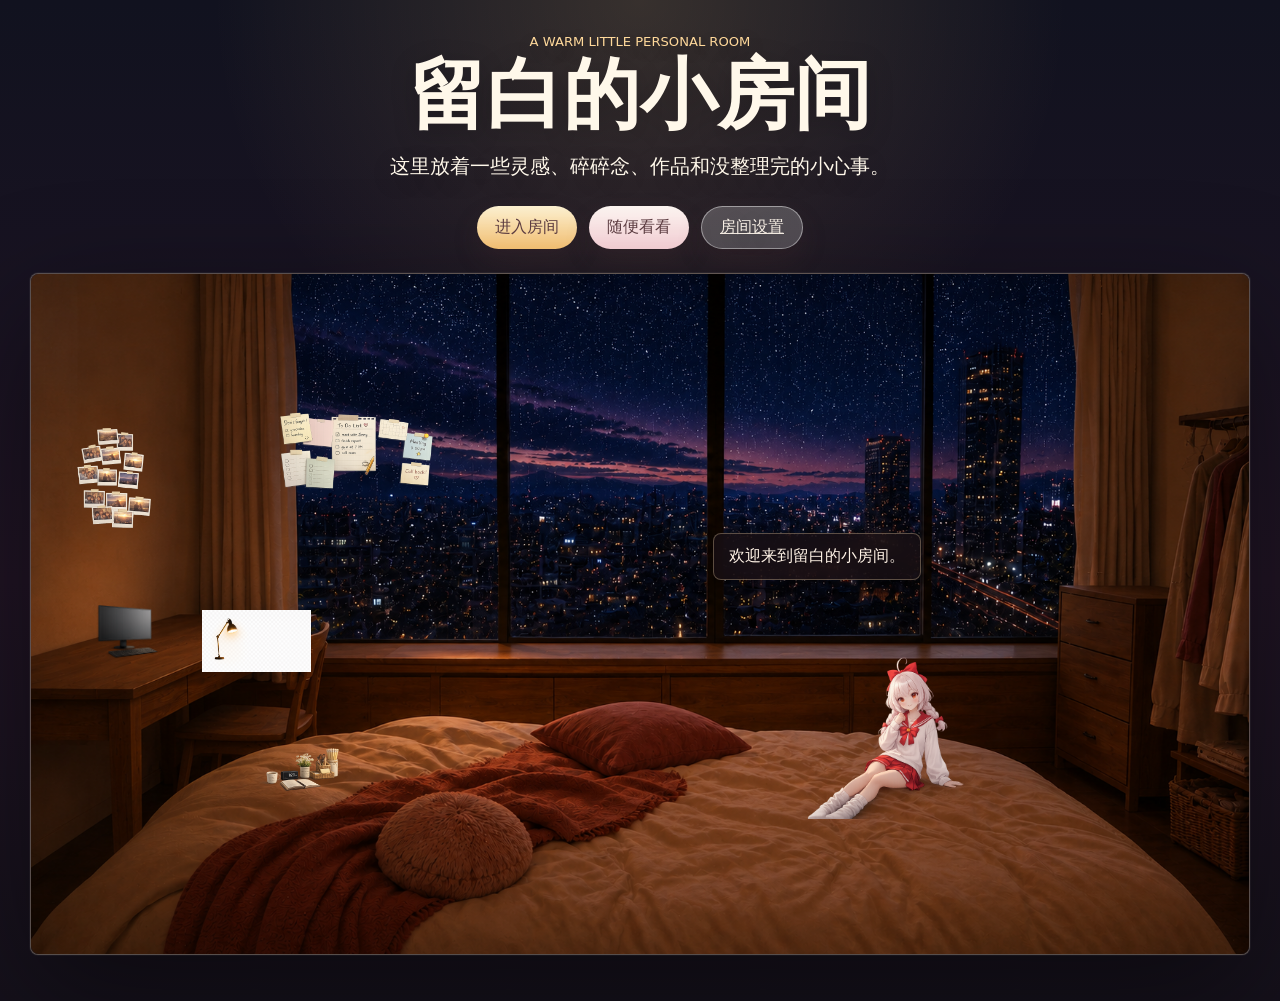
<file: index.html>
<!DOCTYPE html>
<html lang="zh-CN">
<head>
  <meta charset="UTF-8">
  <meta name="viewport" content="width=device-width, initial-scale=1.0">
  <title>留白的小房间</title>
  <link rel="stylesheet" href="style.css">
  <link rel="stylesheet" href="layers.css">
</head>
<body>
  <main class="page-shell">
    <section class="intro" aria-labelledby="site-title">
      <p class="eyebrow" id="siteEyebrow">A warm little personal room</p>
      <h1 id="site-title">留白的小房间</h1>
      <p class="subtitle" id="siteSubtitle">这里放着一些灵感、碎碎念、作品和没整理完的小心事。</p>
      <div class="hero-actions" aria-label="首页操作">
        <button class="soft-button" data-action="enter">进入房间</button>
        <button class="soft-button secondary" data-action="random-room">随便看看</button>
        <a class="soft-button ghost" href="admin.html">房间设置</a>
      </div>
    </section>

    <section class="room-wrap" aria-label="留白的小房间互动首页">
      <div class="layer-room" id="room" aria-label="可互动的小房间">
        <img class="room-layer bg-layer bg-night" id="bgNight" src="assets/layer-bg-night.png" alt="">
        <img class="room-layer bg-layer bg-day" id="bgDay" src="assets/layer-bg-day.png" alt="">
        <img class="room-layer object-layer" data-layer="photos" id="photosLayer" src="assets/layer-photos.png" alt="照片墙">
        <img class="room-layer object-layer" data-layer="notes" id="notesLayer" src="assets/layer-notes.png" alt="便利贴">
        <img class="room-layer object-layer" data-layer="desk" id="deskLayer" src="assets/layer-desk-items.png" alt="书桌小物件">
        <img class="room-layer object-layer" data-layer="computer" id="computerLayer" src="assets/layer-computer.png" alt="电脑">
        <img class="room-layer object-layer" data-layer="lamp" id="lampLayer" src="assets/layer-lamp.png" alt="台灯">
        <img class="room-layer object-layer" id="warmaLayer" data-layer="warma" src="assets/layer-warma-normal.png" alt="Warma">
        <canvas id="hitCanvas" class="hit-canvas" aria-hidden="true"></canvas>
        <div class="room-fade-layer" id="roomFadeLayer" aria-hidden="true"></div>
        <div class="hit-label" id="hitLabel" aria-hidden="true"></div>
        <div class="speech-bubble" id="speechBubble" aria-live="polite">欢迎来到留白的小房间。</div>
      </div>
    </section>
  </main>

  <div class="modal" id="contentModal" aria-hidden="true" role="dialog" aria-modal="true" aria-labelledby="modalTitle">
    <div class="modal-card">
      <button class="icon-button close-modal" type="button" aria-label="关闭弹窗">×</button>
      <p class="modal-kicker" id="modalKicker">Room corner</p>
      <h2 id="modalTitle">标题</h2>
      <div class="modal-content" id="modalContent"></div>
    </div>
  </div>

  <script src="script.js"></script>
</body>
</html>
</file>
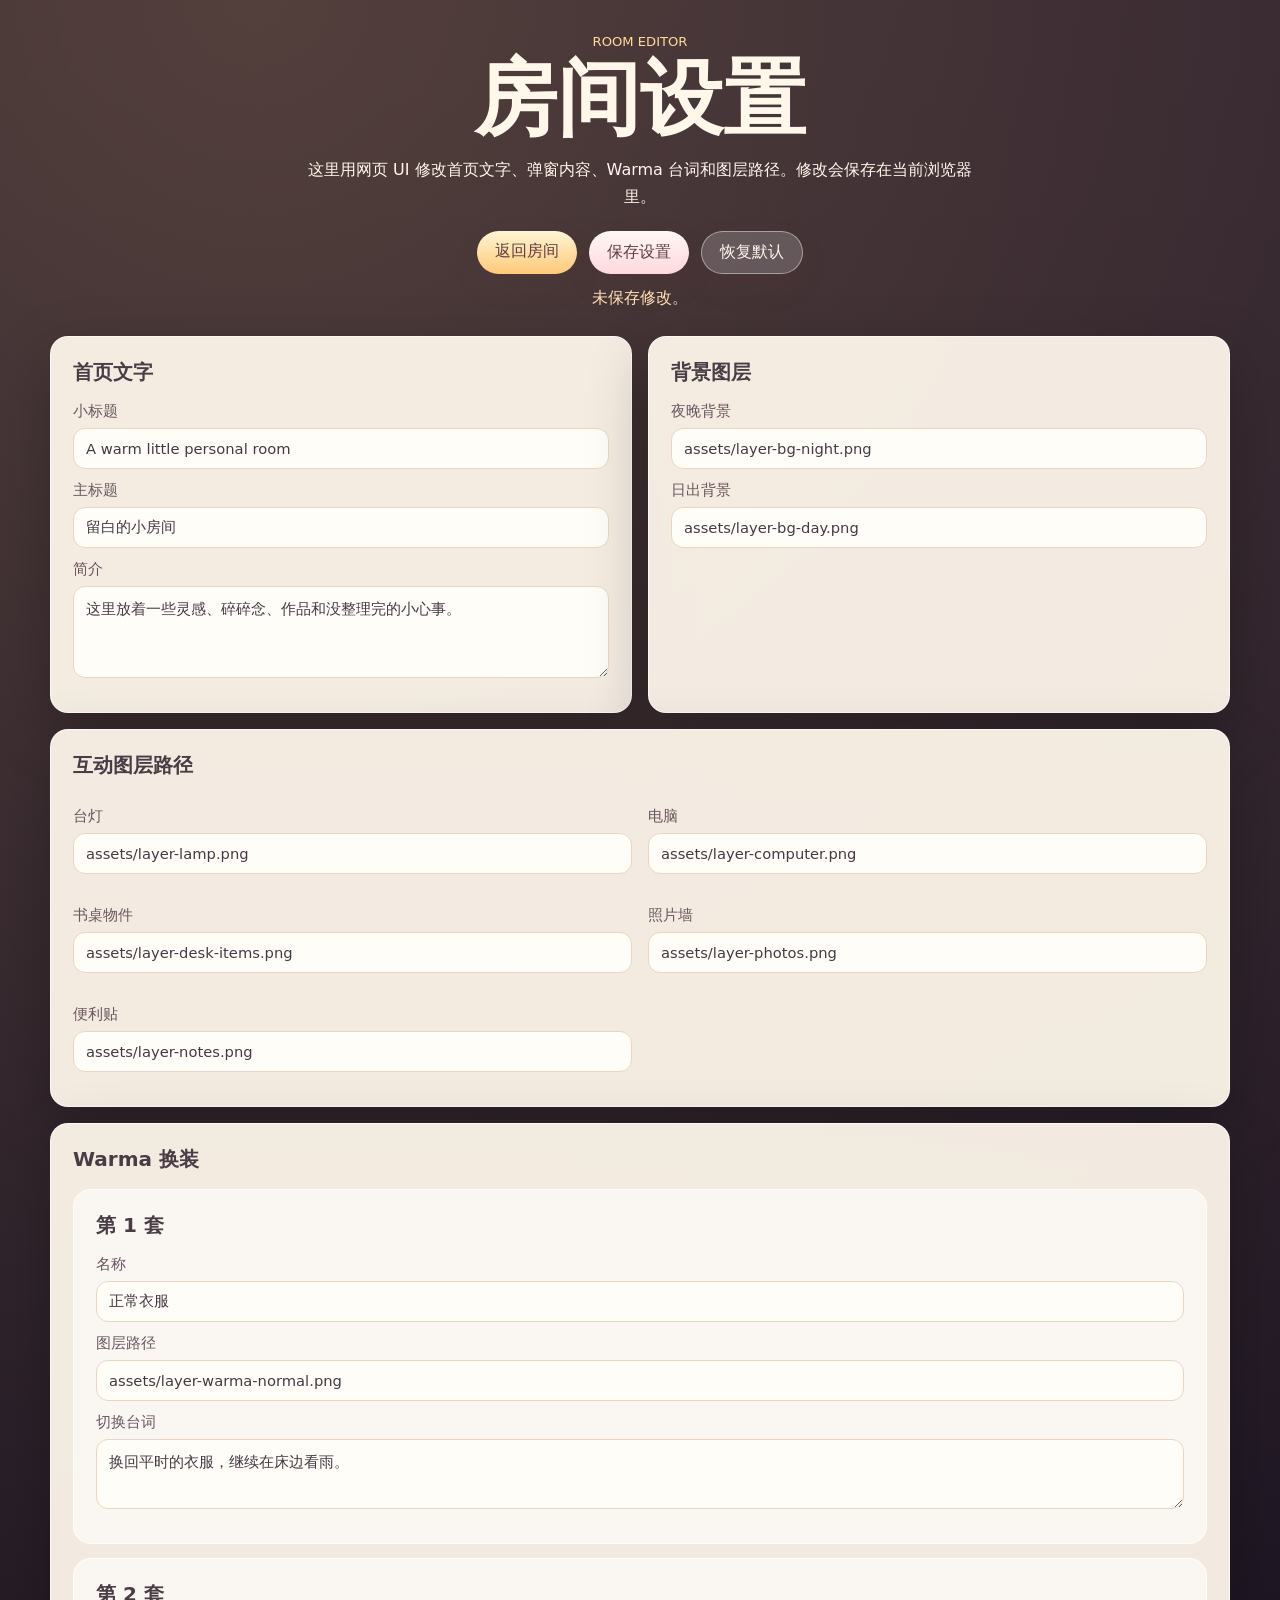
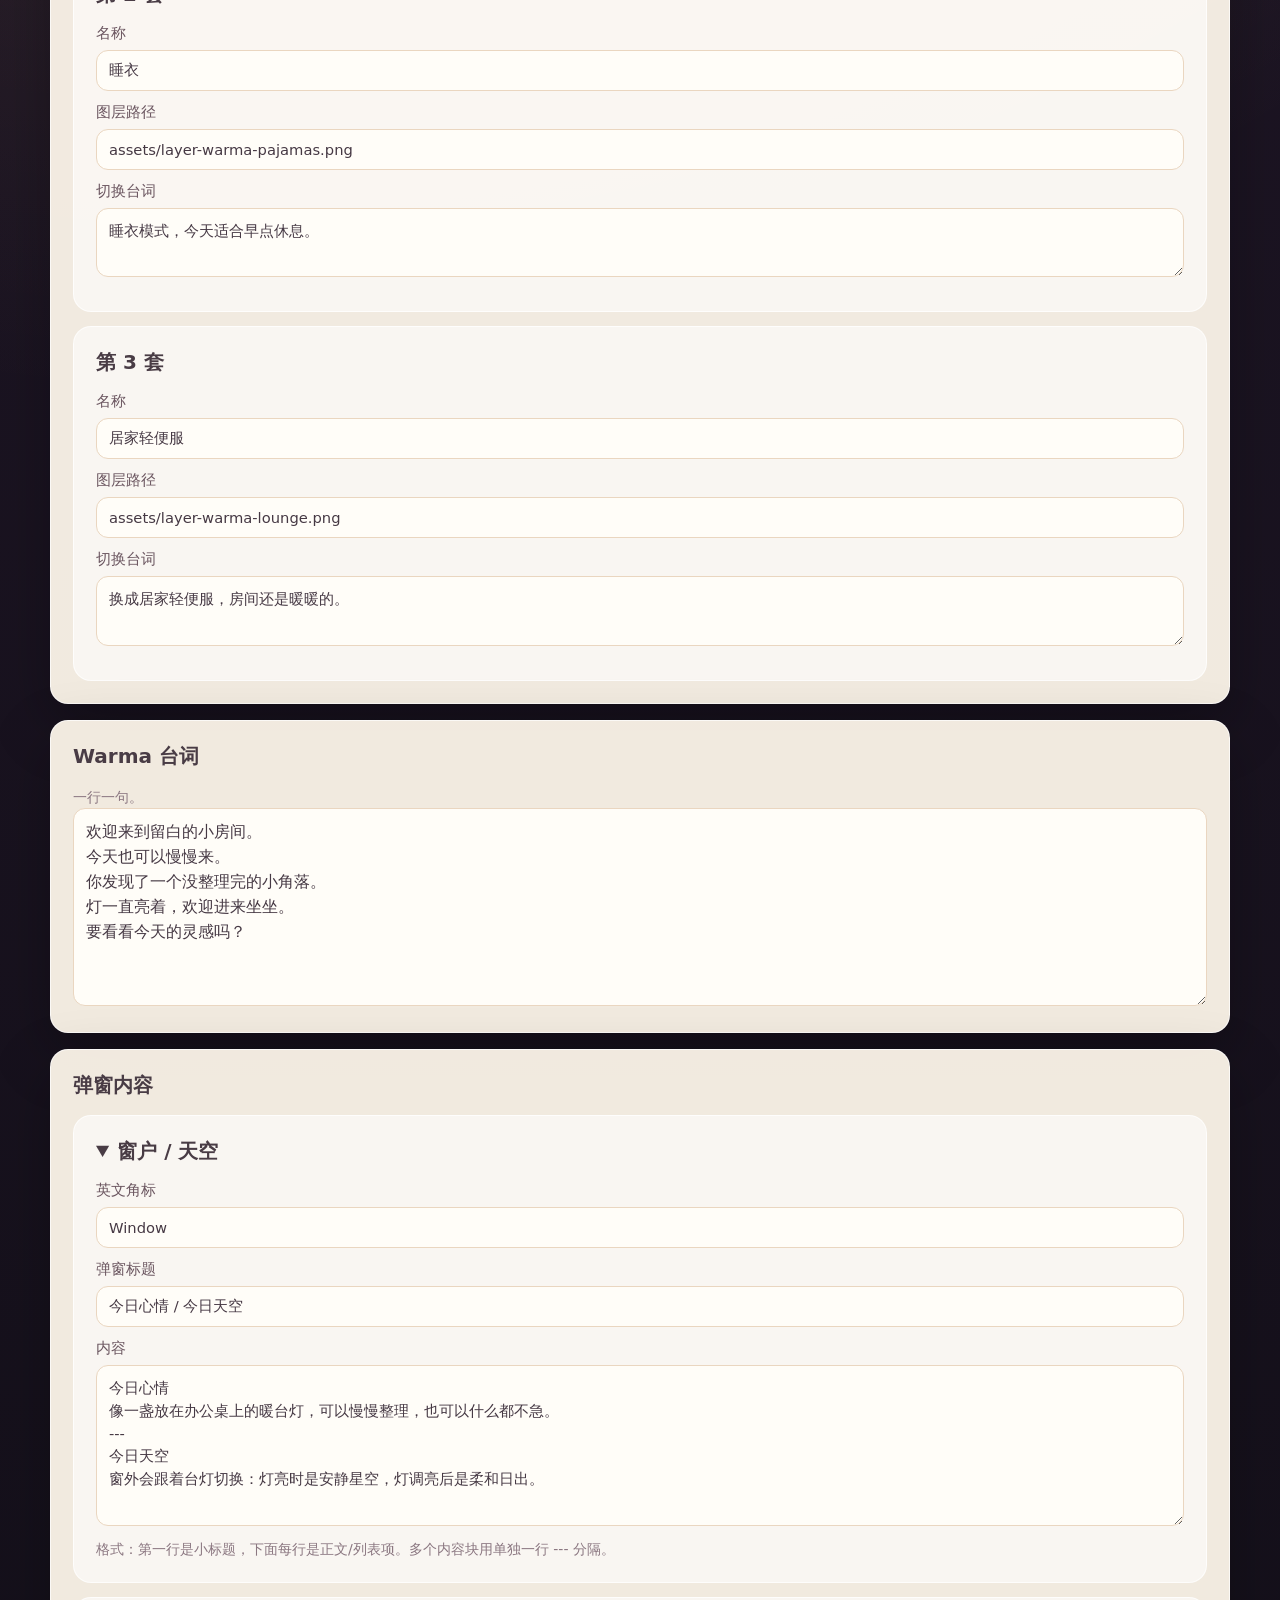
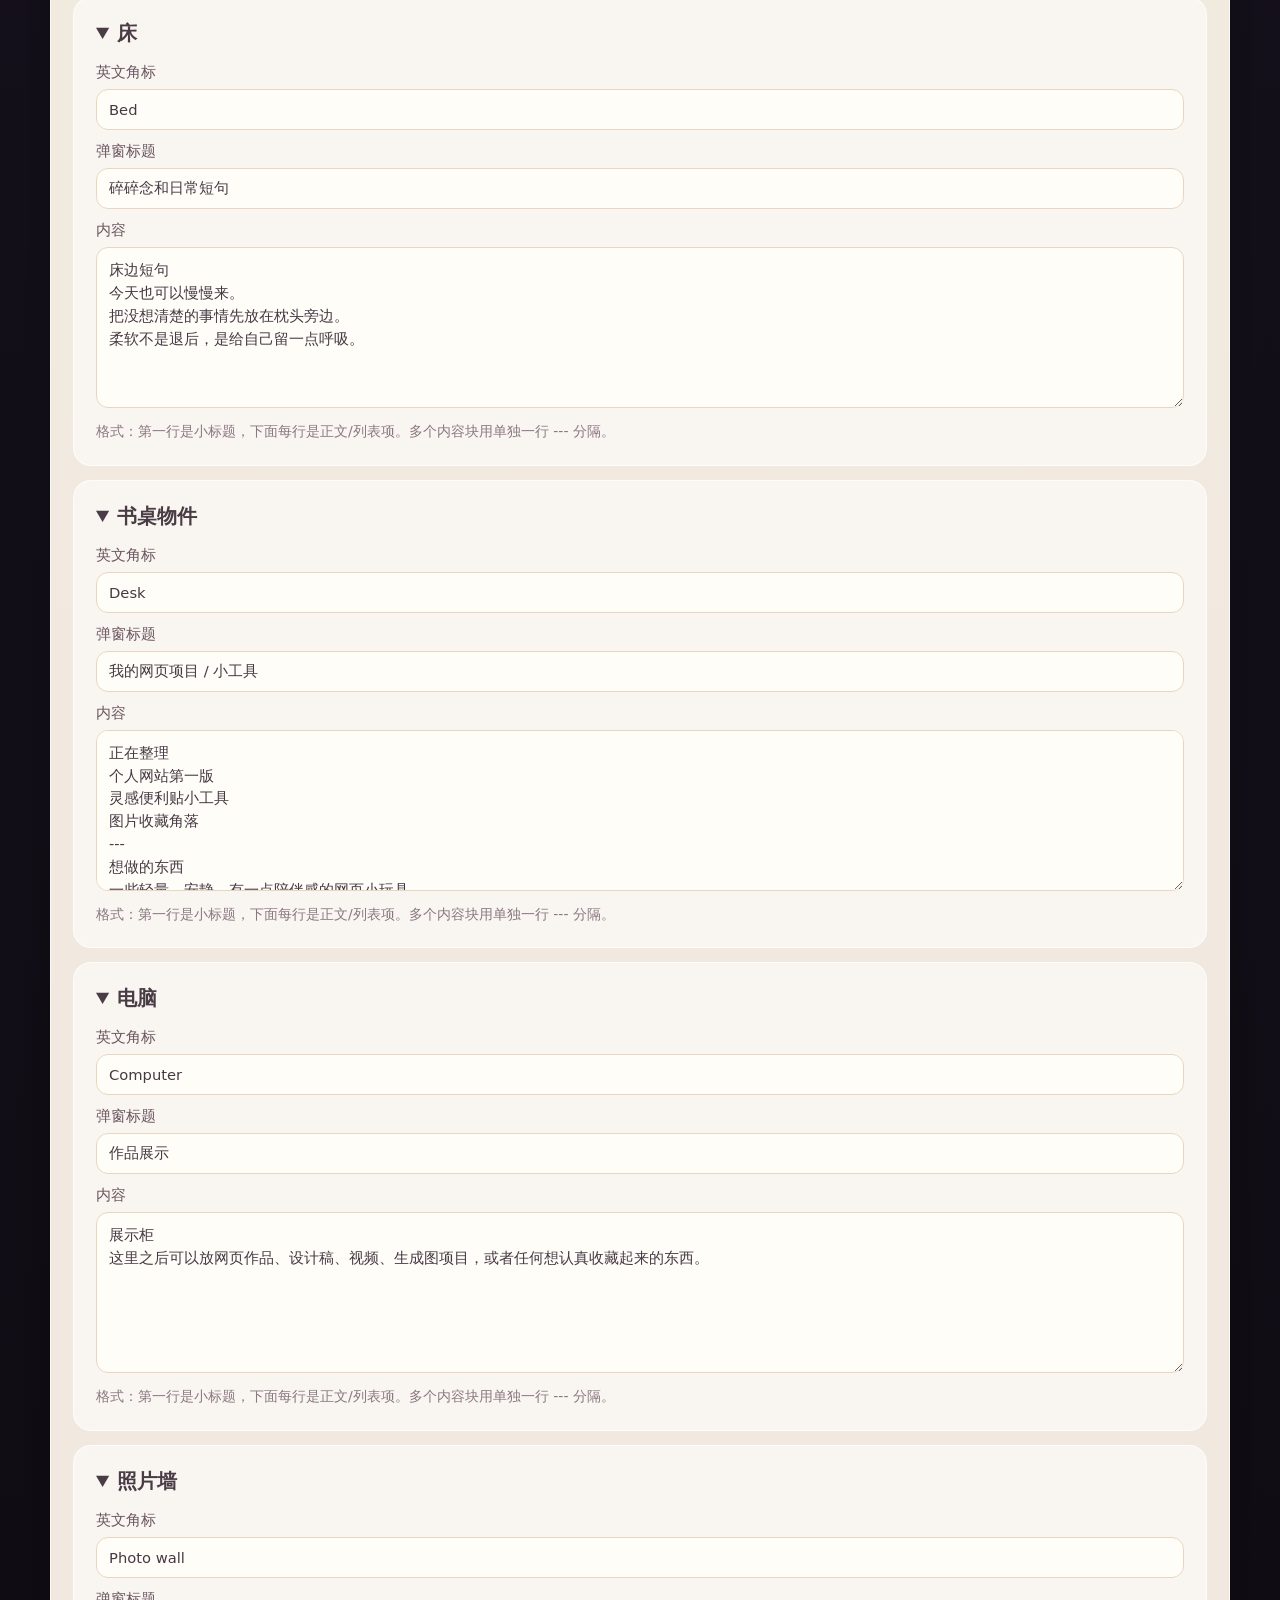
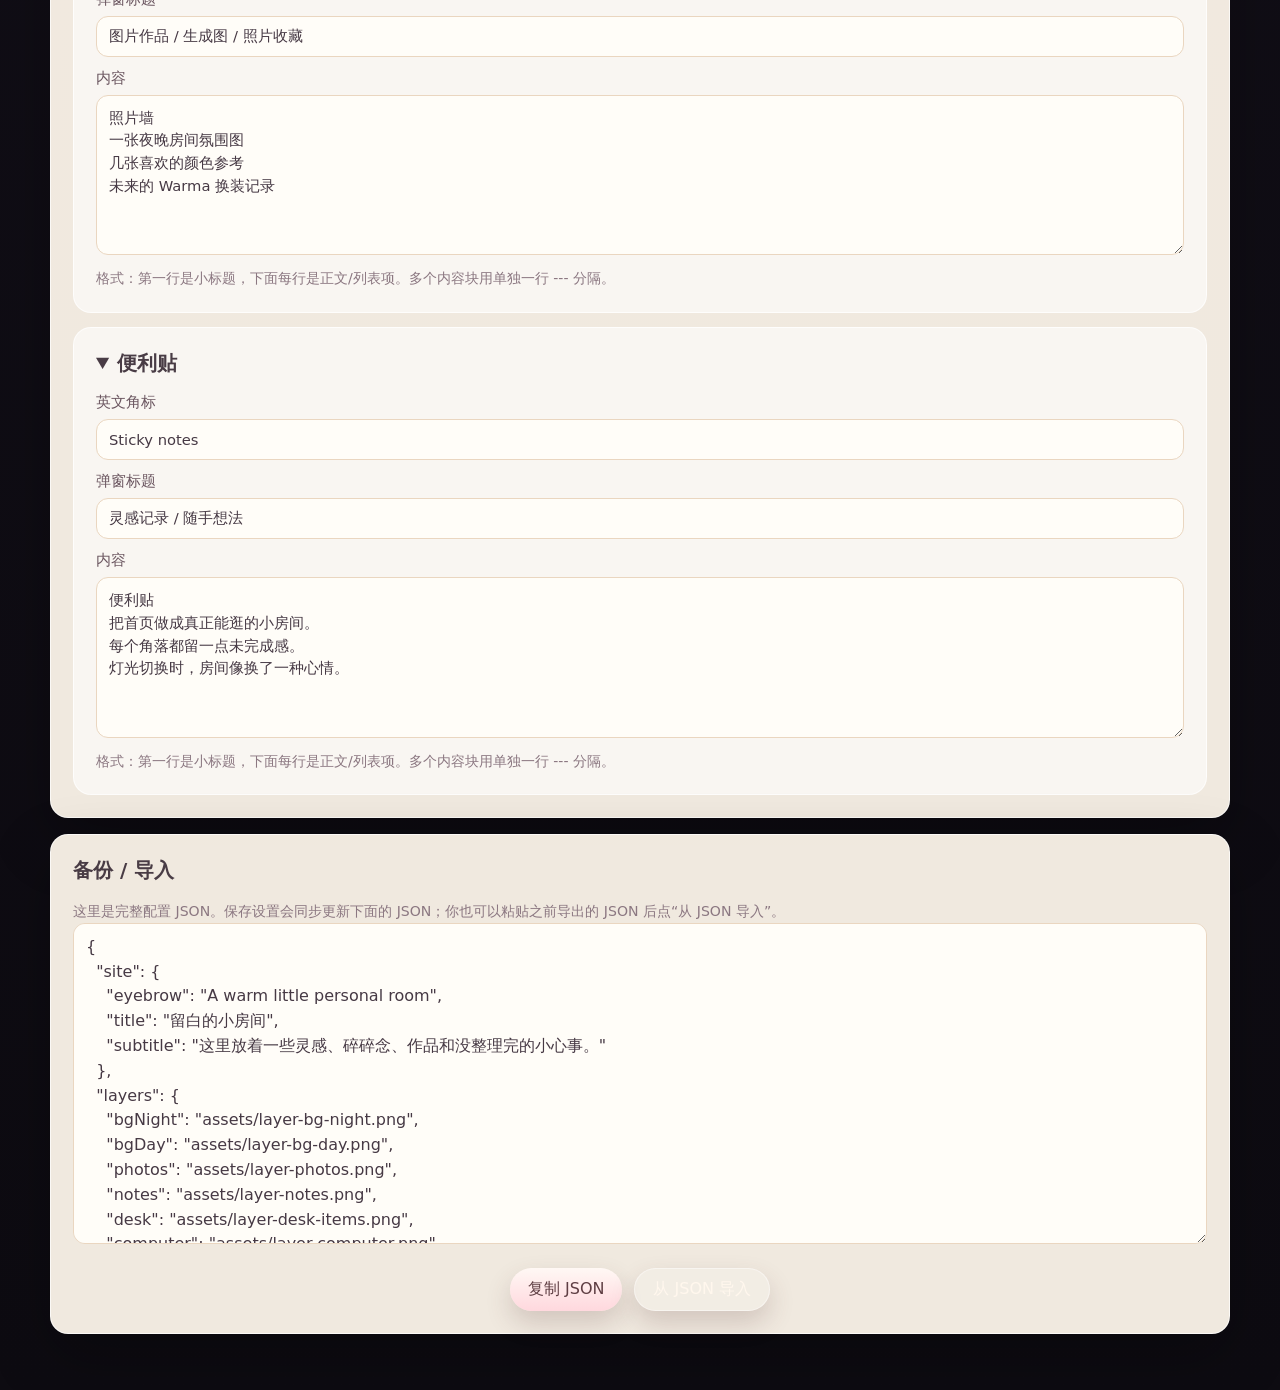
<file: admin.html>
<!DOCTYPE html>
<html lang="zh-CN">
<head>
  <meta charset="UTF-8">
  <meta name="viewport" content="width=device-width, initial-scale=1.0">
  <title>房间设置 · 留白的小房间</title>
  <link rel="stylesheet" href="admin.css">
</head>
<body>
  <main class="admin-shell">
    <header class="admin-hero">
      <p class="eyebrow">Room editor</p>
      <h1>房间设置</h1>
      <p>这里用网页 UI 修改首页文字、弹窗内容、Warma 台词和图层路径。修改会保存在当前浏览器里。</p>
      <div class="top-actions">
        <a class="soft-button" href="index.html">返回房间</a>
        <button class="soft-button secondary" id="saveBtn" type="button">保存设置</button>
        <button class="soft-button ghost" id="resetBtn" type="button">恢复默认</button>
      </div>
      <p class="status" id="status">未保存修改。</p>
    </header>

    <section class="editor-grid">
      <article class="card">
        <h2>首页文字</h2>
        <label>小标题<input id="siteEyebrow" type="text"></label>
        <label>主标题<input id="siteTitle" type="text"></label>
        <label>简介<textarea id="siteSubtitle" rows="3"></textarea></label>
      </article>

      <article class="card">
        <h2>背景图层</h2>
        <label>夜晚背景<input id="layerBgNight" type="text"></label>
        <label>日出背景<input id="layerBgDay" type="text"></label>
      </article>

      <article class="card wide">
        <h2>互动图层路径</h2>
        <div class="two-col">
          <label>台灯<input id="layerLamp" type="text"></label>
          <label>电脑<input id="layerComputer" type="text"></label>
          <label>书桌物件<input id="layerDesk" type="text"></label>
          <label>照片墙<input id="layerPhotos" type="text"></label>
          <label>便利贴<input id="layerNotes" type="text"></label>
        </div>
      </article>

      <article class="card wide">
        <h2>Warma 换装</h2>
        <div id="outfitList" class="stack"></div>
      </article>

      <article class="card wide">
        <h2>Warma 台词</h2>
        <p class="hint">一行一句。</p>
        <textarea id="warmaQuotes" rows="7"></textarea>
      </article>

      <article class="card wide">
        <h2>弹窗内容</h2>
        <div id="panelList" class="panel-list"></div>
      </article>

      <article class="card wide">
        <h2>备份 / 导入</h2>
        <p class="hint">这里是完整配置 JSON。保存设置会同步更新下面的 JSON；你也可以粘贴之前导出的 JSON 后点“从 JSON 导入”。</p>
        <textarea id="jsonBox" rows="12"></textarea>
        <div class="inline-actions">
          <button class="soft-button secondary" id="exportBtn" type="button">复制 JSON</button>
          <button class="soft-button ghost" id="importBtn" type="button">从 JSON 导入</button>
        </div>
      </article>
    </section>
  </main>

  <script>
    const STORAGE_KEY = "liubai-room-config";

    const defaultRoomConfig = {
      site: {
        eyebrow: "A warm little personal room",
        title: "留白的小房间",
        subtitle: "这里放着一些灵感、碎碎念、作品和没整理完的小心事。"
      },
      layers: {
        bgNight: "assets/layer-bg-night.png",
        bgDay: "assets/layer-bg-day.png",
        photos: "assets/layer-photos.png",
        notes: "assets/layer-notes.png",
        desk: "assets/layer-desk-items.png",
        computer: "assets/layer-computer.png",
        lamp: "assets/layer-lamp.png"
      },
      outfits: [
        { name: "正常衣服", layer: "assets/layer-warma-normal.png", quote: "换回平时的衣服，继续在床边看雨。" },
        { name: "睡衣", layer: "assets/layer-warma-pajamas.png", quote: "睡衣模式，今天适合早点休息。" },
        { name: "居家轻便服", layer: "assets/layer-warma-lounge.png", quote: "换成居家轻便服，房间还是暖暖的。" }
      ],
      panels: {
        window: { kicker: "Window", title: "今日心情 / 今日天空", blocks: [{ heading: "今日心情", text: "像一盏放在办公桌上的暖台灯，可以慢慢整理，也可以什么都不急。" }, { heading: "今日天空", text: "窗外会跟着台灯切换：灯亮时是安静星空，灯调亮后是柔和日出。" }] },
        bed: { kicker: "Bed", title: "碎碎念和日常短句", blocks: [{ heading: "床边短句", items: ["今天也可以慢慢来。", "把没想清楚的事情先放在枕头旁边。", "柔软不是退后，是给自己留一点呼吸。"] }] },
        desk: { kicker: "Desk", title: "我的网页项目 / 小工具", blocks: [{ heading: "正在整理", items: ["个人网站第一版", "灵感便利贴小工具", "图片收藏角落"] }, { heading: "想做的东西", text: "一些轻量、安静、有一点陪伴感的网页小玩具。" }] },
        computer: { kicker: "Computer", title: "作品展示", blocks: [{ heading: "展示柜", text: "这里之后可以放网页作品、设计稿、视频、生成图项目，或者任何想认真收藏起来的东西。" }] },
        photos: { kicker: "Photo wall", title: "图片作品 / 生成图 / 照片收藏", blocks: [{ heading: "照片墙", items: ["一张夜晚房间氛围图", "几张喜欢的颜色参考", "未来的 Warma 换装记录"] }] },
        notes: { kicker: "Sticky notes", title: "灵感记录 / 随手想法", blocks: [{ heading: "便利贴", items: ["把首页做成真正能逛的小房间。", "每个角落都留一点未完成感。", "灯光切换时，房间像换了一种心情。"] }] }
      },
      warmaQuotes: ["欢迎来到留白的小房间。", "今天也可以慢慢来。", "你发现了一个没整理完的小角落。", "灯一直亮着，欢迎进来坐坐。", "要看看今天的灵感吗？"]
    };

    const panelNames = {
      window: "窗户 / 天空",
      bed: "床",
      desk: "书桌物件",
      computer: "电脑",
      photos: "照片墙",
      notes: "便利贴"
    };

    let config = loadConfig();

    function clone(value) {
      return JSON.parse(JSON.stringify(value));
    }

    function loadConfig() {
      try {
        return mergeConfig(defaultRoomConfig, JSON.parse(localStorage.getItem(STORAGE_KEY) || "null"));
      } catch {
        return clone(defaultRoomConfig);
      }
    }

    function mergeConfig(base, override) {
      if (!override || typeof override !== "object") return clone(base);
      const merged = clone(base);
      if (override.site) merged.site = { ...merged.site, ...override.site };
      if (override.layers) merged.layers = { ...merged.layers, ...override.layers };
      if (Array.isArray(override.outfits)) merged.outfits = override.outfits;
      if (override.panels) merged.panels = { ...merged.panels, ...override.panels };
      if (Array.isArray(override.warmaQuotes)) merged.warmaQuotes = override.warmaQuotes;
      return merged;
    }

    function $(id) {
      return document.getElementById(id);
    }

    function setStatus(text) {
      $("status").textContent = text;
    }

    function blockToText(blocks = []) {
      return blocks.map((block) => {
        const heading = block.heading || "";
        const body = Array.isArray(block.items) ? block.items.join("\n") : block.text || "";
        return `${heading}\n${body}`.trim();
      }).join("\n---\n");
    }

    function textToBlocks(value) {
      return value.split(/\n---\n/g).map((section) => {
        const lines = section.split("\n").map((line) => line.trim()).filter(Boolean);
        const heading = lines.shift() || "";
        if (lines.length <= 1) return { heading, text: lines[0] || "" };
        return { heading, items: lines };
      }).filter((block) => block.heading || block.text || block.items?.length);
    }

    function renderOutfits() {
      $("outfitList").innerHTML = config.outfits.map((outfit, index) => `
        <div class="subcard" data-outfit="${index}">
          <h3>第 ${index + 1} 套</h3>
          <label>名称<input data-field="name" type="text" value="${escapeAttr(outfit.name || "")}"></label>
          <label>图层路径<input data-field="layer" type="text" value="${escapeAttr(outfit.layer || "")}"></label>
          <label>切换台词<textarea data-field="quote" rows="2">${escapeText(outfit.quote || "")}</textarea></label>
        </div>
      `).join("");
    }

    function renderPanels() {
      $("panelList").innerHTML = Object.entries(panelNames).map(([key, label]) => {
        const panel = config.panels[key] || { kicker: "", title: "", blocks: [] };
        return `
          <details class="subcard" data-panel="${key}" open>
            <summary>${label}</summary>
            <label>英文角标<input data-field="kicker" type="text" value="${escapeAttr(panel.kicker || "")}"></label>
            <label>弹窗标题<input data-field="title" type="text" value="${escapeAttr(panel.title || "")}"></label>
            <label>内容<textarea data-field="blocks" rows="6">${escapeText(blockToText(panel.blocks))}</textarea></label>
            <p class="hint">格式：第一行是小标题，下面每行是正文/列表项。多个内容块用单独一行 --- 分隔。</p>
          </details>
        `;
      }).join("");
    }

    function escapeAttr(value) {
      return String(value).replaceAll("&", "&amp;").replaceAll('"', "&quot;").replaceAll("<", "&lt;").replaceAll(">", "&gt;");
    }

    function escapeText(value) {
      return String(value).replaceAll("&", "&amp;").replaceAll("<", "&lt;").replaceAll(">", "&gt;");
    }

    function renderForm() {
      $("siteEyebrow").value = config.site.eyebrow || "";
      $("siteTitle").value = config.site.title || "";
      $("siteSubtitle").value = config.site.subtitle || "";
      $("layerBgNight").value = config.layers.bgNight || "";
      $("layerBgDay").value = config.layers.bgDay || "";
      $("layerLamp").value = config.layers.lamp || "";
      $("layerComputer").value = config.layers.computer || "";
      $("layerDesk").value = config.layers.desk || "";
      $("layerPhotos").value = config.layers.photos || "";
      $("layerNotes").value = config.layers.notes || "";
      $("warmaQuotes").value = config.warmaQuotes.join("\n");
      renderOutfits();
      renderPanels();
      syncJsonBox();
    }

    function collectForm() {
      config.site.eyebrow = $("siteEyebrow").value.trim();
      config.site.title = $("siteTitle").value.trim();
      config.site.subtitle = $("siteSubtitle").value.trim();
      config.layers.bgNight = $("layerBgNight").value.trim();
      config.layers.bgDay = $("layerBgDay").value.trim();
      config.layers.lamp = $("layerLamp").value.trim();
      config.layers.computer = $("layerComputer").value.trim();
      config.layers.desk = $("layerDesk").value.trim();
      config.layers.photos = $("layerPhotos").value.trim();
      config.layers.notes = $("layerNotes").value.trim();
      config.warmaQuotes = $("warmaQuotes").value.split("\n").map((line) => line.trim()).filter(Boolean);

      document.querySelectorAll("[data-outfit]").forEach((card) => {
        const index = Number(card.dataset.outfit);
        config.outfits[index] = config.outfits[index] || {};
        card.querySelectorAll("[data-field]").forEach((field) => {
          config.outfits[index][field.dataset.field] = field.value.trim();
        });
      });

      document.querySelectorAll("[data-panel]").forEach((card) => {
        const key = card.dataset.panel;
        config.panels[key] = config.panels[key] || {};
        config.panels[key].kicker = card.querySelector("[data-field='kicker']").value.trim();
        config.panels[key].title = card.querySelector("[data-field='title']").value.trim();
        config.panels[key].blocks = textToBlocks(card.querySelector("[data-field='blocks']").value);
      });
    }

    function saveConfig() {
      collectForm();
      localStorage.setItem(STORAGE_KEY, JSON.stringify(config));
      syncJsonBox();
      setStatus("已保存。回到首页刷新后生效。");
    }

    function syncJsonBox() {
      $("jsonBox").value = JSON.stringify(config, null, 2);
    }

    $("saveBtn").addEventListener("click", saveConfig);
    $("resetBtn").addEventListener("click", () => {
      config = clone(defaultRoomConfig);
      localStorage.removeItem(STORAGE_KEY);
      renderForm();
      setStatus("已恢复默认设置。");
    });
    $("exportBtn").addEventListener("click", async () => {
      collectForm();
      syncJsonBox();
      $("jsonBox").select();
      try {
        await navigator.clipboard.writeText($("jsonBox").value);
        setStatus("JSON 已复制到剪贴板。");
      } catch {
        setStatus("JSON 已显示在文本框里，可以手动复制。");
      }
    });
    $("importBtn").addEventListener("click", () => {
      try {
        config = mergeConfig(defaultRoomConfig, JSON.parse($("jsonBox").value));
        renderForm();
        saveConfig();
        setStatus("已从 JSON 导入并保存。");
      } catch (error) {
        setStatus(`JSON 格式有问题：${error.message}`);
      }
    });

    document.addEventListener("input", () => {
      setStatus("有未保存修改。");
    });

    renderForm();
  </script>
</body>
</html>
</file>
<file: style.css>
:root {
  --bg-top: #101d3b;
  --bg-bottom: #2d3154;
  --wall: #fff7ea;
  --wall-shadow: #f6dfc6;
  --floor: #d9ae7d;
  --floor-line: #c28f60;
  --wood: #d49b63;
  --wood-dark: #a87044;
  --cream: #fffaf0;
  --cream-deep: #ffe9c6;
  --pink: #ffd9df;
  --pink-deep: #ee9bac;
  --blue: #1b3564;
  --ink: #4c4055;
  --muted: #8b7683;
  --light: #ffd67e;
  --shadow: rgba(62, 42, 72, 0.24);
  --panel: rgba(255, 250, 239, 0.94);
  --focus: #ffba66;
  font-family: "Microsoft YaHei", "PingFang SC", "Noto Sans SC", system-ui, sans-serif;
}

* {
  box-sizing: border-box;
}

body {
  min-height: 100vh;
  margin: 0;
  color: var(--ink);
  background:
    radial-gradient(circle at 50% 20%, rgba(255, 213, 126, 0.18), transparent 34%),
    linear-gradient(180deg, var(--bg-top), var(--bg-bottom));
  overflow-x: hidden;
  transition: background 600ms ease, color 400ms ease;
}

body.day-mode {
  --bg-top: #9fd7ff;
  --bg-bottom: #ffe7bc;
  --wall: #fff9ed;
  --wall-shadow: #f4dbc0;
  --blue: #83c9ff;
  --light: #ffe2a3;
  --panel: rgba(255, 252, 244, 0.96);
}

button {
  font: inherit;
}

button:focus-visible,
textarea:focus-visible {
  outline: 3px solid var(--focus);
  outline-offset: 4px;
}

.page-shell {
  width: min(1180px, calc(100% - 28px));
  margin: 0 auto;
  padding: 34px 0 46px;
}

.intro {
  text-align: center;
  color: #fff8ea;
  margin-bottom: 24px;
  text-shadow: 0 6px 26px rgba(0, 0, 0, 0.22);
}

.eyebrow,
.modal-kicker {
  margin: 0 0 8px;
  color: #ffd99b;
  font-size: 0.82rem;
  letter-spacing: 0;
  text-transform: uppercase;
}

h1 {
  margin: 0;
  font-size: clamp(2.3rem, 6vw, 5.6rem);
  font-weight: 800;
  line-height: 1;
}

.subtitle {
  width: min(660px, 100%);
  margin: 16px auto 0;
  font-size: clamp(1rem, 2.4vw, 1.24rem);
  line-height: 1.7;
}

.hero-actions,
.developer-actions {
  display: flex;
  flex-wrap: wrap;
  justify-content: center;
  gap: 12px;
  margin-top: 22px;
}

.soft-button {
  min-height: 42px;
  border: 0;
  border-radius: 999px;
  padding: 10px 18px;
  color: #5f3e43;
  background: linear-gradient(180deg, #fff4d4, #ffc978);
  box-shadow: 0 12px 26px rgba(91, 57, 54, 0.2);
  cursor: pointer;
  transition: transform 180ms ease, box-shadow 180ms ease, filter 180ms ease;
}

.soft-button.secondary {
  background: linear-gradient(180deg, #fff8f4, #ffd8de);
}

.soft-button.ghost {
  background: rgba(255, 255, 255, 0.22);
  color: #fff7ed;
  border: 1px solid rgba(255, 255, 255, 0.45);
}

.soft-button:hover {
  transform: translateY(-2px);
  box-shadow: 0 16px 30px rgba(91, 57, 54, 0.26);
}

.room-wrap {
  position: relative;
  border-radius: 8px;
  padding: 14px;
  background: rgba(255, 255, 255, 0.12);
  box-shadow: 0 30px 90px rgba(0, 0, 0, 0.28);
}

.room {
  position: relative;
  aspect-ratio: 16 / 9;
  min-height: 520px;
  overflow: hidden;
  border-radius: 8px;
  background:
    linear-gradient(180deg, var(--wall) 0 70%, transparent 70%),
    repeating-linear-gradient(90deg, var(--floor) 0 84px, var(--floor-line) 84px 87px);
  box-shadow: inset 0 -88px 0 rgba(154, 93, 52, 0.12);
}

.room::before {
  content: "";
  position: absolute;
  left: 0;
  right: 0;
  bottom: 28%;
  height: 5px;
  background: var(--wall-shadow);
}

.wall-glow {
  position: absolute;
  inset: 0;
  background: radial-gradient(circle at 68% 48%, rgba(255, 214, 126, 0.45), transparent 25%);
  animation: glow 4.6s ease-in-out infinite;
  pointer-events: none;
}

.room-item {
  position: absolute;
  border: 0;
  padding: 0;
  color: inherit;
  background: transparent;
  cursor: pointer;
  transition: transform 180ms ease, filter 180ms ease;
}

.room-item:hover {
  transform: translateY(-4px);
  filter: drop-shadow(0 12px 14px rgba(90, 54, 70, 0.18));
}

.room-item:active {
  transform: translateY(1px) scale(0.98);
}

.item-label {
  position: absolute;
  left: 50%;
  bottom: -28px;
  transform: translateX(-50%);
  white-space: nowrap;
  padding: 5px 10px;
  border-radius: 999px;
  color: #6e4e58;
  background: rgba(255, 250, 239, 0.84);
  font-size: 0.76rem;
  box-shadow: 0 8px 16px rgba(85, 62, 70, 0.12);
  opacity: 0;
  transition: opacity 160ms ease, bottom 160ms ease;
  pointer-events: none;
}

.room-item:hover .item-label,
.room-item:focus-visible .item-label {
  bottom: -34px;
  opacity: 1;
}

.window {
  left: 7%;
  top: 10%;
  width: 25%;
  height: 31%;
  border: 10px solid #f9e3c4;
  border-radius: 8px;
  background: var(--blue);
  box-shadow: inset 0 0 0 4px rgba(255, 255, 255, 0.25), 0 14px 28px var(--shadow);
  overflow: hidden;
}

.night-sky,
.window-frame {
  position: absolute;
  inset: 0;
}

.window-frame::before,
.window-frame::after {
  content: "";
  position: absolute;
  background: #f9e3c4;
}

.window-frame::before {
  left: 50%;
  top: 0;
  width: 7px;
  height: 100%;
  transform: translateX(-50%);
}

.window-frame::after {
  left: 0;
  top: 50%;
  width: 100%;
  height: 7px;
  transform: translateY(-50%);
}

.moon {
  position: absolute;
  right: 17%;
  top: 14%;
  width: 38px;
  height: 38px;
  border-radius: 50%;
  background: #ffe89f;
  box-shadow: 0 0 28px rgba(255, 232, 159, 0.8);
}

.star {
  position: absolute;
  width: 5px;
  height: 5px;
  border-radius: 50%;
  background: #fff4bf;
  animation: twinkle 2.8s ease-in-out infinite;
}

.star-a { left: 16%; top: 18%; }
.star-b { left: 38%; top: 31%; animation-delay: 800ms; }
.star-c { right: 23%; bottom: 22%; animation-delay: 1400ms; }

.cloud {
  position: absolute;
  width: 76px;
  height: 22px;
  border-radius: 999px;
  background: rgba(255, 255, 255, 0.58);
  animation: drift 12s linear infinite;
}

.cloud::before,
.cloud::after {
  content: "";
  position: absolute;
  border-radius: 50%;
  background: inherit;
}

.cloud::before {
  left: 12px;
  top: -12px;
  width: 28px;
  height: 28px;
}

.cloud::after {
  right: 14px;
  top: -8px;
  width: 24px;
  height: 24px;
}

.cloud-a { left: -30%; bottom: 24%; }
.cloud-b { left: 28%; top: 20%; transform: scale(0.75); animation-delay: -5s; }

.photo-wall {
  left: 39%;
  top: 9%;
  width: 18%;
  height: 22%;
}

.photo-card {
  position: absolute;
  width: 56px;
  height: 68px;
  border: 6px solid #fff8ed;
  border-bottom-width: 14px;
  background: linear-gradient(145deg, #ffdce5, #9ec9ff);
  box-shadow: 0 10px 18px rgba(80, 52, 76, 0.14);
}

.photo-one { left: 8%; top: 8%; transform: rotate(-8deg); }
.photo-two { left: 38%; top: 23%; background: linear-gradient(145deg, #fff1a8, #ffbfd0); }
.photo-three { right: 6%; top: 3%; transform: rotate(7deg); background: linear-gradient(145deg, #b4e8d7, #ffe3a8); }

.sticky-notes {
  left: 60%;
  top: 13%;
  width: 14%;
  height: 18%;
}

.sticky-notes span:not(.item-label) {
  position: absolute;
  width: 54px;
  height: 48px;
  border-radius: 6px 6px 12px 6px;
  box-shadow: 0 8px 14px rgba(86, 60, 70, 0.12);
}

.sticky-notes span:nth-child(1) {
  left: 0;
  top: 0;
  background: #fff1a8;
  transform: rotate(-4deg);
}

.sticky-notes span:nth-child(2) {
  left: 48px;
  top: 20px;
  background: #ffdce5;
  transform: rotate(5deg);
}

.sticky-notes span:nth-child(3) {
  left: 25px;
  top: 58px;
  background: #d8f3e9;
  transform: rotate(-2deg);
}

.wardrobe {
  right: 6%;
  bottom: 24%;
  width: 18%;
  height: 43%;
  border-radius: 8px 8px 5px 5px;
  background: #e2ad78;
  box-shadow: inset 0 -12px 0 rgba(130, 75, 45, 0.14), 0 18px 32px var(--shadow);
}

.wardrobe-door {
  position: absolute;
  top: 7%;
  width: 46%;
  height: 86%;
  border-radius: 8px;
  background: linear-gradient(180deg, #eec18d, #c88654);
  border: 3px solid rgba(122, 73, 48, 0.16);
}

.left-door { left: 4%; }
.right-door { right: 4%; }

.handle {
  position: absolute;
  top: 48%;
  width: 9px;
  height: 28px;
  border-radius: 999px;
  background: #fff3cf;
}

.handle-left { left: 45%; }
.handle-right { right: 45%; }

.bed {
  left: 8%;
  bottom: 13%;
  width: 33%;
  height: 23%;
  border-radius: 18px 26px 8px 8px;
  background: #dfac76;
  box-shadow: 0 18px 32px var(--shadow);
}

.pillow {
  position: absolute;
  left: 8%;
  top: 15%;
  width: 24%;
  height: 32%;
  border-radius: 16px;
  background: #fff7ed;
}

.blanket {
  position: absolute;
  right: 0;
  bottom: 0;
  width: 73%;
  height: 72%;
  border-radius: 34px 20px 8px 8px;
  background:
    radial-gradient(circle at 20% 36%, rgba(255, 255, 255, 0.28), transparent 18%),
    linear-gradient(135deg, #ffd8df, #ee9bac);
}

.bed-leg {
  position: absolute;
  bottom: -18px;
  width: 16px;
  height: 22px;
  border-radius: 0 0 6px 6px;
  background: var(--wood-dark);
}

.leg-left { left: 10%; }
.leg-right { right: 10%; }

.desk {
  left: 44%;
  bottom: 18%;
  width: 25%;
  height: 19%;
}

.desk-top {
  position: absolute;
  left: 0;
  top: 10%;
  width: 100%;
  height: 28%;
  border-radius: 8px;
  background: var(--wood);
  box-shadow: 0 14px 20px var(--shadow);
}

.desk-leg {
  position: absolute;
  top: 34%;
  width: 13%;
  height: 62%;
  border-radius: 0 0 8px 8px;
  background: var(--wood-dark);
}

.desk-leg.left { left: 10%; }
.desk-leg.right { right: 10%; }

.computer {
  left: 50%;
  bottom: 32%;
  width: 13%;
  height: 18%;
}

.monitor {
  position: absolute;
  left: 6%;
  top: 0;
  width: 88%;
  height: 62%;
  border: 8px solid #f4efe9;
  border-radius: 8px;
  background: linear-gradient(145deg, #29365e, #6679aa);
  box-shadow: inset 0 0 18px rgba(255, 220, 163, 0.25), 0 10px 18px var(--shadow);
}

.screen-line {
  position: absolute;
  left: 16%;
  top: 30%;
  width: 44%;
  height: 5px;
  border-radius: 999px;
  background: #ffd99b;
}

.screen-dot {
  position: absolute;
  right: 18%;
  bottom: 24%;
  width: 10px;
  height: 10px;
  border-radius: 50%;
  background: #bdf2df;
}

.monitor-stand {
  position: absolute;
  left: 43%;
  top: 60%;
  width: 14%;
  height: 18%;
  background: #f4efe9;
}

.keyboard {
  position: absolute;
  left: 20%;
  bottom: 10%;
  width: 60%;
  height: 13%;
  border-radius: 999px;
  background: #fff7ed;
}

.drawer {
  left: 69%;
  bottom: 17%;
  width: 11%;
  height: 17%;
}

.drawer-box {
  position: absolute;
  inset: 0;
  border-radius: 8px;
  background: linear-gradient(180deg, #eec18d, #bd7c4d);
  box-shadow: 0 16px 26px var(--shadow);
}

.drawer-knob {
  position: absolute;
  left: 50%;
  top: 48%;
  width: 16px;
  height: 16px;
  border-radius: 50%;
  background: #fff1bd;
  transform: translate(-50%, -50%);
}

.lamp {
  left: 70%;
  bottom: 32%;
  width: 9%;
  height: 22%;
}

.lamp-light {
  position: absolute;
  left: 50%;
  top: 20%;
  width: 150px;
  height: 150px;
  transform: translate(-50%, -20%);
  border-radius: 50%;
  background: radial-gradient(circle, rgba(255, 214, 126, 0.5), transparent 68%);
  animation: glow 3.4s ease-in-out infinite;
}

.lamp-shade {
  position: absolute;
  left: 22%;
  top: 8%;
  z-index: 1;
  width: 56%;
  height: 30%;
  border-radius: 42% 42% 14px 14px;
  background: #ffd36e;
}

.lamp-stem {
  position: absolute;
  left: 47%;
  top: 36%;
  width: 8%;
  height: 42%;
  background: #9f7048;
}

.lamp-base {
  position: absolute;
  left: 22%;
  bottom: 8%;
  width: 58%;
  height: 12%;
  border-radius: 999px;
  background: #9f7048;
}

.warma {
  left: 41%;
  bottom: 20%;
  width: 10%;
  height: 29%;
  animation: floaty 3s ease-in-out infinite;
}

.warma-hair {
  position: absolute;
  left: 19%;
  top: 1%;
  width: 62%;
  height: 34%;
  border-radius: 48% 48% 42% 42%;
  background: #f4c37e;
  box-shadow: -12px 12px 0 #e79b68, 12px 12px 0 #e79b68;
}

.warma-face {
  position: absolute;
  left: 24%;
  top: 12%;
  width: 52%;
  height: 28%;
  border-radius: 44% 44% 48% 48%;
  background: #fff0df;
}

.eye {
  position: absolute;
  top: 40%;
  width: 7px;
  height: 10px;
  border-radius: 50%;
  background: #5c4050;
}

.left-eye { left: 27%; }
.right-eye { right: 27%; }

.mouth {
  position: absolute;
  left: 45%;
  bottom: 22%;
  width: 12px;
  height: 6px;
  border-bottom: 2px solid #d98791;
  border-radius: 50%;
}

.warma-body {
  position: absolute;
  left: 30%;
  top: 39%;
  width: 40%;
  height: 34%;
  border-radius: 18px 18px 8px 8px;
  background: linear-gradient(180deg, #fff7ed, #ffd2dc);
}

.warma-skirt {
  position: absolute;
  left: 22%;
  top: 66%;
  width: 56%;
  height: 18%;
  border-radius: 12px 12px 18px 18px;
  background: #ee9bac;
}

.warma-arm {
  position: absolute;
  top: 45%;
  width: 11%;
  height: 28%;
  border-radius: 999px;
  background: #fff0df;
}

.arm-left { left: 18%; transform: rotate(20deg); }
.arm-right { right: 18%; transform: rotate(-22deg); }

.speech-bubble {
  position: absolute;
  left: 48%;
  bottom: 53%;
  max-width: 260px;
  padding: 12px 15px;
  border-radius: 8px;
  color: #66505a;
  background: rgba(255, 250, 239, 0.92);
  box-shadow: 0 14px 28px rgba(73, 48, 70, 0.16);
  transform: translateY(8px);
  opacity: 0;
  transition: opacity 220ms ease, transform 220ms ease;
  pointer-events: none;
}

.speech-bubble.show {
  opacity: 1;
  transform: translateY(0);
}

.modal,
.developer-panel {
  position: fixed;
  inset: 0;
  z-index: 20;
  display: none;
  align-items: center;
  justify-content: center;
  padding: 20px;
  background: rgba(23, 24, 45, 0.52);
  backdrop-filter: blur(6px);
}

.modal.is-open,
.developer-panel.is-open {
  display: flex;
  animation: fadeIn 180ms ease;
}

.modal-card,
.developer-card {
  position: relative;
  width: min(560px, 100%);
  max-height: min(760px, calc(100vh - 40px));
  overflow: auto;
  border: 1px solid rgba(255, 255, 255, 0.7);
  border-radius: 8px;
  padding: 26px;
  background: var(--panel);
  box-shadow: 0 28px 80px rgba(32, 22, 42, 0.34);
}

.modal-card h2,
.developer-card h2 {
  margin: 0 36px 14px 0;
  font-size: 1.7rem;
}

.icon-button {
  width: 38px;
  height: 38px;
  border: 0;
  border-radius: 50%;
  color: #744e55;
  background: #fff0dc;
  cursor: pointer;
}

.close-modal {
  position: absolute;
  right: 18px;
  top: 18px;
}

.modal-content {
  display: grid;
  gap: 12px;
}

.content-block {
  border-left: 4px solid #ffc978;
  border-radius: 8px;
  padding: 12px 14px;
  background: rgba(255, 255, 255, 0.55);
}

.content-block h3 {
  margin: 0 0 6px;
  font-size: 1rem;
}

.content-block p,
.content-block ul {
  margin: 0;
  color: var(--muted);
  line-height: 1.65;
}

.content-block ul {
  padding-left: 1.2em;
}

.developer-card {
  width: min(780px, 100%);
}

.developer-head {
  display: flex;
  justify-content: space-between;
  gap: 16px;
  align-items: flex-start;
}

.developer-help,
.developer-status {
  margin: 0 0 12px;
  color: var(--muted);
  line-height: 1.6;
}

.developer-status {
  min-height: 24px;
  color: #9a6270;
}

#dataEditor {
  width: 100%;
  min-height: 320px;
  resize: vertical;
  border: 1px solid #ead6c0;
  border-radius: 8px;
  padding: 14px;
  color: #463944;
  background: #fffdf8;
  font: 0.9rem/1.55 Consolas, "Courier New", monospace;
}

.developer-actions {
  justify-content: flex-start;
}

body.day-mode .moon {
  background: #fff3c5;
  box-shadow: 0 0 12px rgba(255, 227, 145, 0.4);
}

body.day-mode .night-sky {
  background: linear-gradient(180deg, #7ec9ff, #cdefff);
}

body.day-mode .star {
  opacity: 0;
}

@keyframes drift {
  from { transform: translateX(-50px); }
  to { transform: translateX(240px); }
}

@keyframes twinkle {
  0%, 100% { opacity: 0.55; transform: scale(0.9); }
  50% { opacity: 1; transform: scale(1.25); }
}

@keyframes glow {
  0%, 100% { opacity: 0.72; }
  50% { opacity: 1; }
}

@keyframes floaty {
  0%, 100% { transform: translateY(0); }
  50% { transform: translateY(-7px); }
}

@keyframes fadeIn {
  from { opacity: 0; }
  to { opacity: 1; }
}

@media (max-width: 760px) {
  .page-shell {
    width: min(100% - 16px, 620px);
    padding-top: 22px;
  }

  .room-wrap {
    padding: 8px;
  }

  .room {
    aspect-ratio: 10 / 16;
    min-height: 700px;
  }

  .window {
    left: 7%;
    top: 7%;
    width: 42%;
    height: 20%;
  }

  .photo-wall {
    left: 56%;
    top: 7%;
    width: 34%;
    height: 16%;
  }

  .sticky-notes {
    left: 55%;
    top: 26%;
    width: 34%;
    height: 14%;
  }

  .wardrobe {
    right: 7%;
    bottom: 30%;
    width: 31%;
    height: 29%;
  }

  .bed {
    left: 7%;
    bottom: 13%;
    width: 52%;
    height: 15%;
  }

  .desk {
    left: 12%;
    bottom: 34%;
    width: 42%;
    height: 15%;
  }

  .computer {
    left: 22%;
    bottom: 45%;
    width: 24%;
    height: 12%;
  }

  .drawer {
    left: 63%;
    bottom: 16%;
    width: 21%;
    height: 12%;
  }

  .lamp {
    left: 68%;
    bottom: 47%;
    width: 17%;
    height: 16%;
  }

  .warma {
    left: 47%;
    bottom: 32%;
    width: 20%;
    height: 19%;
  }

  .speech-bubble {
    left: 16%;
    right: 16%;
    bottom: 58%;
    max-width: none;
  }

  .photo-card {
    width: 45px;
    height: 56px;
  }

  .sticky-notes span:not(.item-label) {
    width: 46px;
    height: 40px;
  }
}

@media (max-width: 430px) {
  .hero-actions,
  .developer-actions {
    align-items: stretch;
    flex-direction: column;
  }

  .soft-button {
    width: 100%;
  }

  .intro {
    margin-bottom: 16px;
  }

  .modal-card,
  .developer-card {
    padding: 20px;
  }
}

/* More grounded v2 look: warm 3D room and Warma character details. */
.room-wrap {
  perspective: 1200px;
  background:
    linear-gradient(145deg, rgba(255, 255, 255, 0.2), rgba(255, 217, 166, 0.08)),
    rgba(255, 255, 255, 0.1);
}

.room {
  transform-style: preserve-3d;
  background:
    radial-gradient(ellipse at 68% 48%, rgba(255, 216, 139, 0.38), transparent 27%),
    linear-gradient(90deg, rgba(237, 216, 197, 0.9) 0 1px, transparent 1px 73%, rgba(211, 188, 169, 0.7) 73% 73.4%, transparent 73.4%),
    linear-gradient(180deg, #fff8ec 0 68%, transparent 68%),
    linear-gradient(160deg, #e7bc84 0 55%, #c9915f 55% 100%);
  box-shadow:
    inset 0 16px 38px rgba(255, 255, 255, 0.58),
    inset 0 -140px 90px rgba(108, 64, 45, 0.18),
    0 34px 110px rgba(0, 0, 0, 0.32);
}

.room::before {
  bottom: 31.5%;
  height: 8px;
  background: linear-gradient(90deg, #d8b896, #f7dfc3, #cba47c);
  box-shadow: 0 12px 26px rgba(132, 91, 64, 0.2);
  z-index: 1;
}

.room::after {
  content: "";
  position: absolute;
  left: -8%;
  right: -8%;
  bottom: -16%;
  height: 47%;
  background:
    repeating-linear-gradient(104deg, rgba(255, 255, 255, 0.16) 0 2px, transparent 2px 76px),
    linear-gradient(180deg, rgba(255, 226, 184, 0.44), rgba(120, 72, 43, 0.22));
  transform: rotateX(58deg);
  transform-origin: bottom center;
  z-index: 0;
  pointer-events: none;
}

.wall-glow {
  background:
    radial-gradient(ellipse at 73% 58%, rgba(255, 209, 118, 0.5), transparent 24%),
    linear-gradient(90deg, rgba(255, 255, 255, 0.08), transparent 35%, rgba(130, 92, 80, 0.08));
}

.room-item {
  z-index: 2;
  filter: drop-shadow(0 16px 18px rgba(55, 39, 48, 0.16));
}

.window {
  border-width: 12px;
  background:
    linear-gradient(135deg, rgba(255, 255, 255, 0.18), transparent 34%),
    var(--blue);
  box-shadow:
    inset 8px 8px 18px rgba(255, 255, 255, 0.15),
    inset -9px -9px 20px rgba(10, 20, 44, 0.34),
    0 24px 34px rgba(53, 38, 55, 0.24);
  transform: rotateY(-5deg);
}

.photo-card {
  border-radius: 5px;
  box-shadow:
    0 12px 18px rgba(67, 46, 62, 0.16),
    inset 0 0 18px rgba(255, 255, 255, 0.22);
}

.wardrobe {
  background: linear-gradient(115deg, #f0c38e, #c98d5b 62%, #a66d45);
  box-shadow:
    inset 13px 0 22px rgba(255, 239, 211, 0.32),
    inset -18px 0 30px rgba(106, 59, 37, 0.26),
    0 24px 38px rgba(69, 43, 47, 0.25);
  transform: rotateY(-8deg);
}

.wardrobe-door {
  background:
    linear-gradient(90deg, rgba(255, 242, 218, 0.34), transparent 28%),
    linear-gradient(180deg, #edbd85, #bd7b4b);
}

.bed {
  background:
    linear-gradient(180deg, rgba(255, 238, 216, 0.45), transparent 35%),
    linear-gradient(120deg, #e7b47a, #b9774c);
  box-shadow:
    inset 0 12px 22px rgba(255, 237, 211, 0.22),
    inset -16px -12px 24px rgba(104, 59, 42, 0.22),
    0 26px 38px rgba(69, 43, 47, 0.24);
  transform: rotateX(2deg) rotateY(4deg);
}

.blanket {
  background:
    radial-gradient(circle at 24% 30%, rgba(255, 255, 255, 0.36), transparent 17%),
    linear-gradient(135deg, #ffe2e8 0 20%, #f3aab8 52%, #d77d94 100%);
  box-shadow: inset -18px -14px 26px rgba(142, 64, 86, 0.18);
}

.pillow {
  box-shadow: inset -8px -6px 18px rgba(213, 167, 151, 0.18), 0 8px 16px rgba(85, 55, 58, 0.12);
}

.desk-top {
  height: 34%;
  background:
    linear-gradient(90deg, rgba(255, 235, 196, 0.32), transparent 34%),
    linear-gradient(180deg, #e0a166, #a96d42);
  box-shadow:
    inset 0 9px 12px rgba(255, 235, 198, 0.28),
    0 18px 26px rgba(71, 46, 48, 0.23);
  transform: skewX(-4deg);
}

.desk-leg {
  top: 38%;
  background: linear-gradient(90deg, #b47a4c, #7f4d32);
}

.monitor {
  background:
    radial-gradient(circle at 72% 30%, rgba(255, 221, 150, 0.28), transparent 18%),
    linear-gradient(145deg, #1d2748, #4e628d);
  box-shadow:
    inset 0 0 22px rgba(255, 219, 155, 0.22),
    inset -10px -8px 18px rgba(5, 13, 30, 0.28),
    0 12px 20px rgba(64, 42, 54, 0.22);
}

.drawer-box {
  background:
    linear-gradient(90deg, rgba(255, 229, 192, 0.3), transparent 35%),
    linear-gradient(180deg, #e6af78, #a86a43);
  box-shadow:
    inset -14px -10px 18px rgba(94, 51, 35, 0.24),
    0 20px 30px rgba(64, 42, 54, 0.2);
}

.lamp-shade {
  background: linear-gradient(120deg, #ffe39b, #d8943b);
  box-shadow:
    inset 8px 5px 10px rgba(255, 250, 208, 0.4),
    inset -8px -8px 14px rgba(119, 71, 37, 0.22);
}

.lamp-light {
  width: 210px;
  height: 190px;
  background: radial-gradient(circle, rgba(255, 220, 132, 0.58), rgba(255, 199, 93, 0.2) 44%, transparent 70%);
}

.warma {
  left: 39%;
  bottom: 18%;
  width: 15%;
  height: 41%;
  min-width: 128px;
  transform-origin: bottom center;
  filter: drop-shadow(0 24px 24px rgba(59, 38, 48, 0.22));
}

.warma:hover {
  filter: drop-shadow(0 28px 26px rgba(59, 38, 48, 0.28));
}

.warma-shadow {
  position: absolute;
  left: 18%;
  bottom: -2%;
  width: 64%;
  height: 9%;
  border-radius: 50%;
  background: rgba(72, 45, 52, 0.22);
  filter: blur(4px);
}

.warma-hair {
  left: 21%;
  top: 5%;
  z-index: 5;
  width: 58%;
  height: 26%;
  border-radius: 48% 48% 38% 38%;
  background:
    radial-gradient(circle at 32% 18%, rgba(255, 255, 255, 0.9), transparent 22%),
    linear-gradient(145deg, #fffdfb 0 32%, #ffe7ee 68%, #f5c8d5 100%);
  box-shadow:
    inset 9px 8px 13px rgba(255, 255, 255, 0.76),
    inset -12px -7px 16px rgba(230, 151, 174, 0.2),
    0 5px 14px rgba(114, 72, 83, 0.12);
}

.warma-hair::before,
.warma-hair::after {
  content: "";
  position: absolute;
  top: 25%;
  width: 25%;
  height: 58%;
  border-radius: 50%;
  background: linear-gradient(160deg, #fffdfb, #f5c9d5);
}

.warma-hair::before { left: -8%; transform: rotate(10deg); }
.warma-hair::after { right: -8%; transform: rotate(-10deg); }

.ahoge {
  position: absolute;
  left: 48%;
  top: -5%;
  z-index: 8;
  width: 36px;
  height: 52px;
  border-left: 8px solid #fff5f7;
  border-radius: 80% 0 0 0;
  transform: rotate(22deg);
  filter: drop-shadow(3px 2px 0 rgba(232, 171, 188, 0.35));
}

.top-bow,
.tail-bow {
  position: absolute;
  z-index: 10;
  width: 45px;
  height: 30px;
}

.top-bow {
  left: 50%;
  top: 1%;
  transform: translateX(-50%) rotate(-2deg);
}

.top-bow::before,
.top-bow::after,
.tail-bow::before,
.tail-bow::after,
.chest-bow::before,
.chest-bow::after {
  content: "";
  position: absolute;
  top: 5px;
  width: 22px;
  height: 20px;
  border-radius: 70% 30% 70% 30%;
  background: linear-gradient(135deg, #ff5964, #bf1e2b);
  box-shadow: inset 4px 3px 7px rgba(255, 202, 198, 0.35), inset -5px -5px 9px rgba(94, 0, 15, 0.22);
}

.top-bow::before,
.tail-bow::before,
.chest-bow::before {
  left: 0;
  transform: rotate(-18deg);
}

.top-bow::after,
.tail-bow::after,
.chest-bow::after {
  right: 0;
  transform: rotate(18deg) scaleX(-1);
}

.top-bow::after {
  box-shadow:
    inset 4px 3px 7px rgba(255, 202, 198, 0.35),
    inset -5px -5px 9px rgba(94, 0, 15, 0.22),
    -22px 7px 0 -8px #ffd358;
}

.bangs {
  position: absolute;
  left: 25%;
  top: 15%;
  z-index: 9;
  width: 50%;
  height: 13%;
}

.bangs span {
  position: absolute;
  top: 0;
  width: 31%;
  height: 100%;
  border-radius: 10px 10px 70% 70%;
  background: linear-gradient(180deg, #fff, #f6cdd8);
}

.bangs span:nth-child(1) { left: 5%; transform: rotate(12deg); }
.bangs span:nth-child(2) { left: 35%; height: 112%; }
.bangs span:nth-child(3) { right: 5%; transform: rotate(-12deg); }

.hair-braid {
  position: absolute;
  top: 23%;
  z-index: 3;
  width: 23%;
  height: 42%;
}

.braid-left { left: 4%; transform: rotate(8deg); }
.braid-right { right: 4%; transform: rotate(-8deg); }

.hair-braid span {
  position: absolute;
  left: 21%;
  width: 58%;
  height: 26%;
  border-radius: 50%;
  background:
    radial-gradient(circle at 30% 22%, rgba(255, 255, 255, 0.9), transparent 22%),
    linear-gradient(145deg, #fffafa, #f6cbd8);
  box-shadow: inset -5px -3px 9px rgba(224, 143, 167, 0.18), 0 4px 8px rgba(90, 54, 64, 0.08);
}

.hair-braid span:nth-child(1) { top: 0; }
.hair-braid span:nth-child(2) { top: 23%; transform: translateX(7px); }
.hair-braid span:nth-child(3) { top: 46%; transform: translateX(-3px); }

.tail-bow {
  z-index: 8;
  width: 28px;
  height: 20px;
  top: 56%;
}

.tail-bow::before,
.tail-bow::after {
  width: 14px;
  height: 13px;
  top: 4px;
}

.tail-bow-left { left: 6%; transform: rotate(10deg); }
.tail-bow-right { right: 6%; transform: rotate(-10deg); }

.warma-face {
  left: 28%;
  top: 17%;
  z-index: 7;
  width: 44%;
  height: 25%;
  border-radius: 48% 48% 46% 46%;
  background:
    radial-gradient(circle at 30% 34%, rgba(255, 255, 255, 0.55), transparent 18%),
    linear-gradient(180deg, #fff2e7, #ffd8cc);
  box-shadow:
    inset 8px 6px 12px rgba(255, 255, 255, 0.54),
    inset -7px -5px 13px rgba(222, 126, 119, 0.13);
}

.eye {
  top: 38%;
  width: 14px;
  height: 18px;
  background:
    radial-gradient(circle at 38% 24%, #fff 0 13%, transparent 14%),
    radial-gradient(circle at 58% 66%, #ffcc79 0 16%, transparent 17%),
    linear-gradient(180deg, #c32835, #ff7b3f 58%, #6e2431);
  box-shadow: 0 0 0 1px rgba(97, 23, 38, 0.22);
}

.left-eye { left: 24%; }
.right-eye { right: 24%; }

.blush {
  position: absolute;
  top: 60%;
  width: 15px;
  height: 8px;
  border-radius: 50%;
  background: rgba(255, 132, 150, 0.34);
  filter: blur(1px);
}

.blush-left { left: 12%; }
.blush-right { right: 12%; }

.mouth {
  left: 45%;
  bottom: 17%;
  width: 13px;
  height: 8px;
  border-bottom: 2px solid #c76a77;
}

.warma-body {
  left: 31%;
  top: 44%;
  z-index: 4;
  width: 38%;
  height: 28%;
  border-radius: 22px 22px 16px 16px;
  background:
    radial-gradient(ellipse at 30% 24%, rgba(255, 255, 255, 0.95), transparent 28%),
    linear-gradient(180deg, #fffdf8, #ffe8ee);
  box-shadow:
    inset 9px 8px 16px rgba(255, 255, 255, 0.66),
    inset -8px -10px 18px rgba(224, 149, 166, 0.18),
    0 8px 14px rgba(95, 55, 66, 0.1);
}

.scarf {
  position: absolute;
  left: 33%;
  top: 40%;
  z-index: 7;
  width: 34%;
  height: 8%;
  border-radius: 999px;
  background: linear-gradient(90deg, #db2231, #ff6872);
  box-shadow: inset 3px 3px 6px rgba(255, 199, 195, 0.32);
}

.chest-bow {
  position: absolute;
  left: 39%;
  top: 50%;
  z-index: 8;
  width: 32px;
  height: 22px;
}

.chest-bow::before,
.chest-bow::after {
  width: 16px;
  height: 14px;
}

.chest-bow::after {
  box-shadow:
    inset 4px 3px 7px rgba(255, 202, 198, 0.35),
    inset -5px -5px 9px rgba(94, 0, 15, 0.22),
    -15px 5px 0 -6px #ffd358;
}

.warma-skirt {
  left: 25%;
  top: 68%;
  z-index: 3;
  width: 50%;
  height: 16%;
  border-radius: 12px 12px 24px 24px;
  background:
    repeating-linear-gradient(90deg, rgba(255, 255, 255, 0.18) 0 6px, transparent 6px 15px),
    linear-gradient(180deg, #ff8690, #d94c5c);
  box-shadow: inset -8px -6px 13px rgba(113, 12, 35, 0.18);
}

.warma-arm {
  z-index: 3;
  top: 46%;
  width: 14%;
  height: 29%;
  border-radius: 999px;
  background: linear-gradient(180deg, #fffdf8, #ffe7ed);
  box-shadow: inset -5px -6px 9px rgba(220, 145, 162, 0.16);
}

.arm-left { left: 22%; transform: rotate(17deg); }
.arm-right { right: 22%; transform: rotate(-19deg); }

.warma::before,
.warma::after {
  content: "";
  position: absolute;
  z-index: 2;
  top: 82%;
  width: 9%;
  height: 14%;
  border-radius: 999px;
  background: linear-gradient(180deg, #fff2e7, #f4c0b4);
}

.warma::before { left: 39%; }
.warma::after { right: 39%; }

body.day-mode .room {
  background:
    radial-gradient(ellipse at 60% 30%, rgba(255, 244, 201, 0.46), transparent 30%),
    linear-gradient(90deg, rgba(237, 216, 197, 0.88) 0 1px, transparent 1px 73%, rgba(211, 188, 169, 0.55) 73% 73.4%, transparent 73.4%),
    linear-gradient(180deg, #fffbed 0 68%, transparent 68%),
    linear-gradient(160deg, #efc995 0 55%, #ce9b6a 55% 100%);
}

@media (max-width: 760px) {
  .warma {
    left: 40%;
    bottom: 29%;
    width: 27%;
    height: 25%;
    min-width: 118px;
  }

  .speech-bubble {
    bottom: 59%;
  }

  .room::after {
    bottom: -11%;
  }
}

@media (max-width: 430px) {
  .warma {
    left: 38%;
    width: 30%;
    min-width: 108px;
  }

  .top-bow {
    transform: translateX(-50%) scale(0.9);
  }
}

/* AI image edition: the room and character are raster assets, not CSS-built shapes. */
body {
  background:
    radial-gradient(circle at 50% 0%, rgba(255, 207, 122, 0.16), transparent 36%),
    linear-gradient(180deg, #11121f, #201424 58%, #15111b);
}

body.day-mode {
  background:
    radial-gradient(circle at 50% 0%, rgba(255, 221, 150, 0.22), transparent 38%),
    linear-gradient(180deg, #26324d, #2f2634 58%, #201823);
}

.room-wrap {
  padding: 0;
  border: 1px solid rgba(255, 232, 190, 0.22);
  background: rgba(255, 239, 217, 0.08);
  box-shadow:
    0 38px 120px rgba(0, 0, 0, 0.46),
    0 0 0 1px rgba(255, 255, 255, 0.05);
}

.room {
  min-height: auto;
  aspect-ratio: 16 / 9;
  border-radius: 8px;
  background-image:
    linear-gradient(180deg, rgba(16, 13, 20, 0.05), rgba(16, 13, 20, 0.18)),
    url("assets/room-rainy-window.png");
  background-position: center;
  background-size: cover;
  box-shadow:
    inset 0 0 0 1px rgba(255, 255, 255, 0.08),
    inset 0 -90px 110px rgba(16, 10, 12, 0.22);
}

body.day-mode .room {
  background-image:
    linear-gradient(180deg, rgba(255, 225, 176, 0.12), rgba(23, 15, 21, 0.1)),
    url("assets/room-rainy-window.png");
  filter: saturate(1.06) brightness(1.08);
}

.room::before,
.room::after,
.wall-glow {
  display: none;
}

.room-item {
  z-index: 4;
  border-radius: 8px;
  background: rgba(255, 225, 172, 0);
  filter: none;
}

.room-item > span:not(.item-label) {
  display: none;
}

.room-item:hover,
.room-item:focus-visible {
  background:
    radial-gradient(ellipse at center, rgba(255, 213, 132, 0.22), rgba(255, 213, 132, 0.02) 66%, transparent 72%);
  box-shadow: inset 0 0 0 1px rgba(255, 233, 186, 0.35);
  filter: none;
  transform: none;
}

.room-item:active {
  transform: scale(0.99);
}

.item-label {
  z-index: 8;
  bottom: 8px;
  color: #fff6e8;
  background: rgba(30, 19, 23, 0.62);
  border: 1px solid rgba(255, 225, 175, 0.32);
  box-shadow: 0 12px 26px rgba(0, 0, 0, 0.28);
  backdrop-filter: blur(8px);
}

.room-item:hover .item-label,
.room-item:focus-visible .item-label {
  bottom: 12px;
}

.window {
  left: 19.5%;
  top: 5%;
  width: 61%;
  height: 55%;
  border: 0;
  overflow: visible;
  transform: none;
}

.photo-wall {
  left: 1.5%;
  top: 20%;
  width: 13%;
  height: 24%;
}

.sticky-notes {
  left: 6.5%;
  top: 29%;
  width: 9%;
  height: 18%;
}

.desk {
  left: 1.5%;
  bottom: 19%;
  width: 22%;
  height: 29%;
}

.computer {
  left: 0.5%;
  bottom: 33%;
  width: 13%;
  height: 21%;
}

.bed {
  left: 4%;
  bottom: 0;
  width: 67%;
  height: 31%;
  transform: none;
}

.wardrobe {
  right: 0;
  top: 15%;
  width: 15%;
  height: 60%;
  transform: none;
}

.drawer {
  right: 1.8%;
  bottom: 13%;
  left: auto;
  width: 13%;
  height: 33%;
}

.lamp {
  left: 29%;
  bottom: 30%;
  width: 15%;
  height: 18%;
}

.warma {
  z-index: 7;
  left: 61.5%;
  bottom: 0;
  width: 18%;
  height: 56%;
  min-width: 0;
  animation: floaty 3.8s ease-in-out infinite;
  background: transparent;
  filter: drop-shadow(0 22px 26px rgba(16, 8, 13, 0.36));
}

.warma::before,
.warma::after {
  display: none;
}

.warma:hover,
.warma:focus-visible {
  background: transparent;
  box-shadow: none;
  filter: drop-shadow(0 28px 30px rgba(16, 8, 13, 0.42));
  transform: translateY(-5px);
}

.warma-art {
  position: absolute;
  inset: 0;
  width: 100%;
  height: 100%;
  object-fit: contain;
  object-position: center bottom;
  pointer-events: none;
}

.speech-bubble {
  z-index: 9;
  left: 59%;
  bottom: 57%;
  color: #fff3e6;
  background: rgba(26, 16, 21, 0.7);
  border: 1px solid rgba(255, 226, 178, 0.3);
  box-shadow: 0 16px 34px rgba(0, 0, 0, 0.36);
  backdrop-filter: blur(10px);
}

@media (max-width: 760px) {
  .room {
    aspect-ratio: 9 / 14;
    background-position: center;
  }

  .window {
    left: 12%;
    top: 6%;
    width: 76%;
    height: 38%;
  }

  .photo-wall {
    left: 4%;
    top: 20%;
    width: 17%;
    height: 17%;
  }

  .sticky-notes {
    left: 6%;
    top: 33%;
    width: 16%;
    height: 14%;
  }

  .desk {
    left: 4%;
    bottom: 27%;
    width: 34%;
    height: 20%;
  }

  .computer {
    left: 3%;
    bottom: 39%;
    width: 24%;
    height: 13%;
  }

  .bed {
    left: 0;
    bottom: 0;
    width: 76%;
    height: 28%;
  }

  .wardrobe {
    right: 0;
    top: 31%;
    width: 24%;
    height: 39%;
  }

  .drawer {
    right: 1%;
    bottom: 11%;
    width: 22%;
    height: 27%;
  }

  .lamp {
    left: 33%;
    bottom: 30%;
    width: 22%;
    height: 14%;
  }

  .warma {
    left: 55%;
    bottom: 1%;
    width: 31%;
    height: 42%;
    min-width: 0;
  }

  .speech-bubble {
    left: 18%;
    right: 8%;
    bottom: 47%;
  }
}

@media (max-width: 430px) {
  .warma {
    left: 54%;
    width: 34%;
  }
}

/* Interaction/layout refinement: same room, only sky and lighting crossfade. */
.room {
  min-height: 0;
  aspect-ratio: 16 / 9;
  background: #17101a;
  isolation: isolate;
}

.room::before,
.room::after {
  content: "";
  position: absolute;
  inset: 0;
  display: block;
  background-position: center;
  background-size: cover;
  transition: opacity 900ms ease, filter 900ms ease;
  pointer-events: none;
}

.room::before {
  z-index: 0;
  opacity: 1;
  background-image: url("assets/room-starry-window.png");
}

.room::after {
  z-index: 1;
  opacity: 0;
  background-image: url("assets/room-sunrise-window.png");
}

body.day-mode .room::before {
  opacity: 0;
}

body.day-mode .room::after {
  opacity: 1;
}

body.day-mode .room {
  filter: none;
}

.wall-glow {
  display: none;
}

.room-item {
  z-index: 5;
}

.window {
  left: 18%;
  top: 3.5%;
  width: 66%;
  height: 58%;
}

.desk {
  left: 0.5%;
  bottom: 26%;
  width: 32%;
  height: 25%;
}

.computer {
  left: 0.5%;
  bottom: 36%;
  width: 14.5%;
  height: 20%;
}

.lamp {
  left: 10.5%;
  bottom: 36%;
  width: 10.5%;
  height: 17%;
}

.bed {
  left: 0;
  bottom: 0;
  width: 70%;
  height: 31%;
}

.drawer {
  left: auto;
  right: 2%;
  bottom: 9%;
  width: 16%;
  height: 42%;
  overflow: visible;
}

.wardrobe {
  right: 1%;
  top: 18%;
  width: 14%;
  height: 37%;
}

.warma {
  left: 61%;
  bottom: 0;
  width: 17%;
  height: 54%;
}

.speech-bubble {
  left: 58%;
  bottom: 58%;
}

@media (orientation: landscape) {
  .page-shell {
    width: min(1220px, calc(100% - 32px));
  }

  .room {
    width: 100%;
    max-height: calc(100vh - 220px);
    min-height: 430px;
  }
}

@media (orientation: portrait) {
  .page-shell {
    width: min(100% - 18px, 720px);
    padding-top: 18px;
  }

  .room-wrap {
    margin-inline: auto;
  }

  .room {
    aspect-ratio: auto;
    height: min(86vh, 980px);
    min-height: 650px;
  }

  .room::before,
  .room::after {
    background-size: auto 100%;
    background-position: 46% center;
  }

  .window {
    left: 11%;
    top: 3%;
    width: 77%;
    height: 50%;
  }

  .desk {
    left: 2%;
    bottom: 31%;
    width: 38%;
    height: 20%;
  }

  .computer {
    left: 1%;
    bottom: 41%;
    width: 26%;
    height: 13%;
  }

  .lamp {
    left: 1%;
    bottom: 37%;
    width: 18%;
    height: 16%;
  }

  .bed {
    left: 0;
    bottom: 0;
    width: 76%;
    height: 30%;
  }

  .drawer {
    right: 1.2%;
    bottom: 8%;
    width: 24%;
    height: 34%;
  }

  .wardrobe {
    right: 1%;
    top: 29%;
    width: 22%;
    height: 25%;
  }

  .warma {
    left: 56%;
    bottom: 1%;
    width: 30%;
    height: 42%;
  }

  .speech-bubble {
    left: 16%;
    right: 8%;
    bottom: 47%;
    max-width: none;
  }
}

@media (max-width: 430px) and (orientation: portrait) {
  .room {
    height: min(84vh, 860px);
    min-height: 610px;
  }

  .room::before,
  .room::after {
    background-position: 45% center;
  }

  .drawer {
    right: 0;
    width: 27%;
  }

  .warma {
    left: 53%;
    width: 35%;
  }
}

/* Make Warma feel placed inside the room instead of pasted on top. */
.warma {
  left: 62.5%;
  bottom: 3.5%;
  width: 14.5%;
  height: 47%;
  z-index: 4;
  opacity: 0.94;
  animation: floaty 5.2s ease-in-out infinite;
  filter:
    drop-shadow(-10px 18px 18px rgba(20, 10, 14, 0.34))
    drop-shadow(6px 0 10px rgba(255, 182, 107, 0.08));
}

.warma::before {
  content: "";
  position: absolute;
  left: 24%;
  right: 18%;
  bottom: 0.5%;
  z-index: 1;
  display: block;
  height: 9%;
  border-radius: 50%;
  background: radial-gradient(ellipse at center, rgba(18, 9, 14, 0.46), rgba(18, 9, 14, 0.12) 52%, transparent 72%);
  filter: blur(5px);
  pointer-events: none;
}

.warma::after {
  content: "";
  position: absolute;
  left: -18%;
  right: -10%;
  bottom: -2%;
  z-index: 3;
  display: block;
  height: 25%;
  border-radius: 50% 50% 8px 8px;
  background:
    radial-gradient(ellipse at 45% 95%, rgba(115, 70, 61, 0.34), transparent 66%),
    linear-gradient(180deg, rgba(83, 50, 55, 0), rgba(64, 36, 42, 0.32) 62%, rgba(45, 26, 32, 0.42));
  filter: blur(0.6px);
  pointer-events: none;
}

.warma-art {
  z-index: 2;
  filter:
    brightness(0.86)
    contrast(0.92)
    saturate(0.78)
    sepia(0.08)
    drop-shadow(-7px 10px 10px rgba(10, 5, 9, 0.24));
}

body.day-mode .warma-art {
  filter:
    brightness(0.96)
    contrast(0.94)
    saturate(0.82)
    sepia(0.05)
    drop-shadow(-7px 10px 10px rgba(10, 5, 9, 0.18));
}

.warma:hover,
.warma:focus-visible {
  transform: translateY(-2px);
  opacity: 0.98;
  filter:
    drop-shadow(-10px 18px 18px rgba(20, 10, 14, 0.36))
    drop-shadow(6px 0 10px rgba(255, 182, 107, 0.1));
}

@media (orientation: portrait) {
  .warma {
    left: 58%;
    bottom: 4%;
    width: 24%;
    height: 38%;
  }
}

@media (max-width: 430px) and (orientation: portrait) {
  .warma {
    left: 57%;
    width: 27%;
    height: 38%;
  }
}

/* Bed pose edition: Warma is part of the bedding scene, not a standing sprite. */
.wardrobe {
  display: none;
  pointer-events: none;
}

.warma {
  left: 36%;
  bottom: 14%;
  width: 38%;
  height: 14%;
  z-index: 4;
  opacity: 0.9;
  animation: none;
  transform: rotate(-2deg);
  filter:
    drop-shadow(-12px 18px 18px rgba(18, 8, 12, 0.32))
    drop-shadow(0 0 10px rgba(255, 178, 100, 0.08));
}

.warma:hover,
.warma:focus-visible {
  transform: rotate(-2deg) translateY(-1px);
  opacity: 0.96;
}

.warma::before {
  left: 8%;
  right: 8%;
  bottom: 2%;
  height: 34%;
  z-index: 1;
  background: radial-gradient(ellipse at center, rgba(15, 8, 12, 0.5), rgba(15, 8, 12, 0.15) 55%, transparent 76%);
  filter: blur(8px);
}

.warma::after {
  left: -6%;
  right: -8%;
  bottom: -15%;
  height: 48%;
  z-index: 3;
  border-radius: 42% 50% 8px 8px;
  background:
    radial-gradient(ellipse at 34% 65%, rgba(126, 72, 65, 0.32), transparent 54%),
    linear-gradient(180deg, rgba(76, 43, 48, 0), rgba(66, 37, 42, 0.3) 48%, rgba(43, 25, 31, 0.46));
  filter: blur(0.8px);
}

.warma-art {
  object-fit: contain;
  object-position: center;
  transition: opacity 220ms ease, filter 220ms ease;
  filter:
    brightness(0.8)
    contrast(0.9)
    saturate(0.72)
    sepia(0.09)
    drop-shadow(-7px 10px 10px rgba(10, 5, 9, 0.22));
}

.warma-art.is-changing {
  opacity: 0;
}

body.day-mode .warma-art {
  filter:
    brightness(0.9)
    contrast(0.92)
    saturate(0.76)
    sepia(0.05)
    drop-shadow(-7px 10px 10px rgba(10, 5, 9, 0.16));
}

.speech-bubble {
  left: 45%;
  bottom: 39%;
}

@media (orientation: portrait) {
  .warma {
    left: 24%;
    bottom: 14%;
    width: 53%;
    height: 12%;
  }

  .speech-bubble {
    left: 15%;
    right: 10%;
    bottom: 34%;
  }
}

@media (max-width: 430px) and (orientation: portrait) {
  .warma {
    left: 22%;
    bottom: 14%;
    width: 58%;
    height: 12%;
  }
}

/* Emergency stable character placement: remove the broken flattened bed-pose layout. */
.warma {
  left: 61.5%;
  bottom: 5%;
  width: 16%;
  height: 48%;
  z-index: 4;
  opacity: 0.9;
  animation: none;
  transform: none;
  filter:
    drop-shadow(-12px 18px 18px rgba(18, 8, 12, 0.34))
    drop-shadow(5px 0 10px rgba(255, 178, 100, 0.08));
}

.warma:hover,
.warma:focus-visible {
  transform: translateY(-2px);
  opacity: 0.96;
}

.warma::before {
  content: "";
  position: absolute;
  left: 24%;
  right: 18%;
  bottom: 0.5%;
  z-index: 1;
  display: block;
  height: 9%;
  border-radius: 50%;
  background: radial-gradient(ellipse at center, rgba(18, 9, 14, 0.46), rgba(18, 9, 14, 0.12) 52%, transparent 72%);
  filter: blur(5px);
  pointer-events: none;
}

.warma::after {
  content: "";
  position: absolute;
  left: -18%;
  right: -10%;
  bottom: -2%;
  z-index: 3;
  display: block;
  height: 24%;
  border-radius: 50% 50% 8px 8px;
  background:
    radial-gradient(ellipse at 45% 95%, rgba(115, 70, 61, 0.34), transparent 66%),
    linear-gradient(180deg, rgba(83, 50, 55, 0), rgba(64, 36, 42, 0.32) 62%, rgba(45, 26, 32, 0.42));
  filter: blur(0.6px);
  pointer-events: none;
}

.warma-art {
  z-index: 2;
  width: 100%;
  height: 100%;
  object-fit: contain;
  object-position: center bottom;
  transition: opacity 220ms ease, filter 220ms ease;
  filter:
    brightness(0.82)
    contrast(0.9)
    saturate(0.74)
    sepia(0.08)
    drop-shadow(-7px 10px 10px rgba(10, 5, 9, 0.22));
}

.warma-art.is-changing {
  opacity: 0;
}

body.day-mode .warma-art {
  filter:
    brightness(0.92)
    contrast(0.92)
    saturate(0.78)
    sepia(0.05)
    drop-shadow(-7px 10px 10px rgba(10, 5, 9, 0.16));
}

.speech-bubble {
  left: 56%;
  bottom: 55%;
}

@media (orientation: portrait) {
  .warma {
    left: 55%;
    bottom: 5%;
    width: 29%;
    height: 40%;
  }

  .speech-bubble {
    left: 15%;
    right: 8%;
    bottom: 45%;
  }
}

@media (max-width: 430px) and (orientation: portrait) {
  .warma {
    left: 54%;
    bottom: 5%;
    width: 33%;
    height: 39%;
  }
}

/* Final background repair: old 3D pseudo-element transforms must not affect image layers. */
.room {
  position: relative;
  overflow: hidden;
  background: #17101a;
  isolation: isolate;
}

.room::before,
.room::after {
  content: "";
  position: absolute;
  inset: 0;
  left: 0;
  right: 0;
  top: 0;
  bottom: 0;
  display: block;
  width: 100%;
  height: 100%;
  transform: none;
  transform-origin: center;
  background-position: center;
  background-size: cover;
  background-repeat: no-repeat;
  transition: opacity 900ms ease;
  pointer-events: none;
}

.room::before {
  z-index: 0;
  opacity: 1;
  background-image: url("assets/room-starry-window.png");
}

.room::after {
  z-index: 1;
  opacity: 0;
  background-image: url("assets/room-sunrise-window.png");
}

body.day-mode .room::before {
  opacity: 0;
}

body.day-mode .room::after {
  opacity: 1;
}

.room-item,
.speech-bubble {
  z-index: 5;
}

.warma {
  z-index: 6;
}

/* Drawer hotspot should use the drawer already present in the room image. */
.drawer {
  left: auto;
  right: 3.5%;
  bottom: 8%;
  width: 14%;
  height: 32%;
  overflow: visible;
}

.drawer::before {
  content: "";
  position: absolute;
  inset: 0;
  display: block;
  border-radius: 8px;
  background: transparent;
  opacity: 1;
  filter: none;
  pointer-events: none;
}

.drawer:hover::before,
.drawer:focus-visible::before {
  background:
    radial-gradient(ellipse at 50% 58%, rgba(255, 216, 142, 0.14), rgba(255, 216, 142, 0.035) 56%, transparent 74%);
  box-shadow: inset 0 0 0 1px rgba(255, 225, 171, 0.18);
  filter: none;
}

@media (orientation: portrait) {
  .drawer {
    right: 2%;
    bottom: 8%;
    width: 22%;
    height: 30%;
  }
}

@media (max-width: 430px) and (orientation: portrait) {
  .drawer {
    right: 0;
    width: 24%;
  }
}

/* Six full-background mode: Warma is baked into the room images, not a separate layer. */
.room::before {
  background-image: var(--room-night-bg, url("assets/room-night-normal.png")) !important;
}

.room::after {
  background-image: var(--room-day-bg, url("assets/room-day-normal.png")) !important;
}

.room.is-changing-outfit::before,
.room.is-changing-outfit::after {
  opacity: 0.35;
}

#warma.warma {
  left: 57%;
  bottom: 26%;
  width: 18%;
  height: 31%;
  z-index: 6;
  opacity: 1;
  transform: none;
  filter: none;
  background: transparent;
  box-shadow: none;
}

#warma.warma:hover,
#warma.warma:focus-visible {
  transform: none;
  background:
    radial-gradient(ellipse at 50% 58%, rgba(255, 216, 142, 0.12), rgba(255, 216, 142, 0.025) 58%, transparent 74%);
  box-shadow: inset 0 0 0 1px rgba(255, 225, 171, 0.16);
}

#warma.warma::before,
#warma.warma::after,
#warma .warma-art {
  display: none !important;
}

@media (orientation: portrait) {
  #warma.warma {
    left: 56%;
    bottom: 28%;
    width: 25%;
    height: 27%;
  }
}

@media (max-width: 430px) and (orientation: portrait) {
  #warma.warma {
    left: 54%;
    bottom: 28%;
    width: 29%;
    height: 27%;
  }
}

/* Smooth screen transitions and object-shaped hotspots. */
.room-fade-layer {
  position: absolute;
  inset: 0;
  z-index: 4;
  opacity: 0;
  background-position: center;
  background-size: cover;
  background-repeat: no-repeat;
  transition: opacity 820ms ease;
  pointer-events: none;
}

.room-fade-layer.is-visible {
  opacity: 1;
}

.room-item {
  --hotspot-glow: rgba(255, 216, 142, 0.13);
  --hotspot-line: rgba(255, 229, 183, 0.24);
  border-radius: 0;
}

.room-item:hover,
.room-item:focus-visible,
#warma.warma:hover,
#warma.warma:focus-visible {
  background: radial-gradient(ellipse at center, var(--hotspot-glow), rgba(255, 216, 142, 0.025) 58%, transparent 76%);
  box-shadow: inset 0 0 0 1px var(--hotspot-line);
}

.window {
  clip-path: polygon(1% 2%, 99% 2%, 99% 97%, 1% 97%);
  border-radius: 8px;
}

.photo-wall {
  clip-path: polygon(4% 13%, 28% 5%, 43% 20%, 60% 8%, 96% 18%, 90% 88%, 10% 96%);
}

.sticky-notes {
  clip-path: polygon(7% 3%, 66% 0, 96% 30%, 88% 96%, 18% 92%, 0 48%);
}

.desk {
  clip-path: polygon(0 38%, 98% 23%, 100% 68%, 87% 86%, 11% 100%, 0 82%);
}

.computer {
  clip-path: polygon(4% 7%, 88% 0, 98% 72%, 78% 100%, 12% 92%, 0 30%);
}

.lamp {
  clip-path: polygon(34% 0, 74% 6%, 98% 44%, 67% 100%, 20% 94%, 0 46%);
}

.bed {
  clip-path: polygon(4% 18%, 70% 0, 100% 18%, 98% 88%, 62% 100%, 3% 83%);
}

.drawer {
  clip-path: polygon(8% 0, 94% 5%, 100% 92%, 16% 100%, 0 30%);
}

#warma.warma {
  clip-path: polygon(46% 0, 64% 8%, 78% 23%, 86% 50%, 74% 92%, 51% 100%, 25% 90%, 13% 54%, 20% 22%);
}

.item-label {
  clip-path: none;
}

@media (orientation: portrait) {
  .desk {
    clip-path: polygon(0 36%, 96% 22%, 100% 68%, 84% 88%, 9% 100%, 0 82%);
  }

  .bed {
    clip-path: polygon(0 15%, 72% 0, 100% 18%, 98% 88%, 60% 100%, 0 83%);
  }
}
</file>
<file: layers.css>
/* Layered room mode. Backgrounds fill the room; object PNGs are placed as individual props. */
.layer-room {
  position: relative;
  aspect-ratio: 16 / 9;
  width: 100%;
  min-height: 430px;
  overflow: hidden;
  border-radius: 8px;
  background:
    radial-gradient(circle at 50% 18%, rgba(255, 215, 142, 0.18), transparent 32%),
    linear-gradient(180deg, #21182c, #14111c);
  isolation: isolate;
  cursor: default;
  box-shadow:
    inset 0 0 0 1px rgba(255, 255, 255, 0.08),
    inset 0 -90px 110px rgba(16, 10, 12, 0.22);
}

.room,
.room-item {
  display: none !important;
}

.room-layer,
.hit-canvas,
.room-fade-layer {
  position: absolute;
}

.bg-layer,
.hit-canvas,
.room-fade-layer {
  inset: 0;
  width: 100%;
  height: 100%;
}

.room-layer {
  user-select: none;
  -webkit-user-drag: none;
  pointer-events: none;
}

.bg-layer {
  z-index: 0;
  object-fit: cover;
  object-position: center;
  opacity: 1;
  transition: opacity 820ms ease;
}

.bg-day {
  opacity: 0;
}

body.day-mode .bg-night {
  opacity: 0;
}

body.day-mode .bg-day {
  opacity: 1;
}

.object-layer {
  z-index: 3;
  opacity: 1;
  object-fit: contain;
  object-position: center;
  transition: opacity 220ms ease, filter 220ms ease, transform 220ms ease;
}

.object-layer.is-hovered {
  filter: drop-shadow(0 0 14px rgba(255, 218, 142, 0.46));
}

/* Current generated assets are not full-canvas transparent layers, so every prop is positioned separately. */
[data-layer="photos"] {
  left: 2.5%;
  top: 12%;
  width: 17%;
  height: 36%;
  z-index: 2;
}

[data-layer="notes"] {
  left: 18%;
  top: 13%;
  width: 18%;
  height: 28%;
  z-index: 3;
}

[data-layer="desk"] {
  left: 5%;
  top: 57%;
  width: 25%;
  height: 20%;
  z-index: 4;
}

[data-layer="computer"] {
  left: 3.5%;
  top: 43%;
  width: 16%;
  height: 17%;
  z-index: 5;
}

[data-layer="lamp"] {
  left: 14%;
  top: 40%;
  width: 9%;
  height: 28%;
  z-index: 6;
}

[data-layer="warma"] {
  left: 56%;
  top: 39%;
  width: 23%;
  height: 55%;
  z-index: 7;
}

.room-fade-layer {
  z-index: 8;
  opacity: 0;
  background-position: center;
  background-size: cover;
  background-repeat: no-repeat;
  transition: opacity 820ms ease;
  pointer-events: none;
}

.hit-canvas {
  z-index: 9;
  opacity: 0;
  pointer-events: none;
}

.hit-label {
  position: absolute;
  z-index: 10;
  display: none;
  transform: translate(-50%, -130%);
  padding: 5px 10px;
  border-radius: 999px;
  color: #fff6e8;
  background: rgba(30, 19, 23, 0.68);
  border: 1px solid rgba(255, 225, 175, 0.34);
  box-shadow: 0 12px 26px rgba(0, 0, 0, 0.28);
  backdrop-filter: blur(8px);
  font-size: 0.76rem;
  white-space: nowrap;
  pointer-events: none;
}

.hit-label.is-visible {
  display: block;
}

.speech-bubble {
  z-index: 11;
  left: 56%;
  bottom: 55%;
  color: #fff3e6;
  background: rgba(26, 16, 21, 0.7);
  border: 1px solid rgba(255, 226, 178, 0.3);
  box-shadow: 0 16px 34px rgba(0, 0, 0, 0.36);
  backdrop-filter: blur(10px);
}

.layer-room.is-ready {
  cursor: pointer;
}

.layer-room.is-waiting {
  cursor: progress;
}

@media (orientation: landscape) {
  .page-shell {
    width: min(1220px, calc(100% - 32px));
  }

  .layer-room {
    max-height: calc(100vh - 220px);
  }
}

@media (orientation: portrait) {
  .page-shell {
    width: min(100% - 18px, 720px);
    padding-top: 18px;
  }

  .layer-room {
    aspect-ratio: auto;
    height: min(86vh, 980px);
    min-height: 650px;
  }

  .bg-layer,
  .room-fade-layer {
    object-position: 50% center;
    background-position: 50% center;
  }

  [data-layer="photos"] {
    left: 2%;
    top: 12%;
    width: 28%;
    height: 24%;
  }

  [data-layer="notes"] {
    left: 25%;
    top: 13%;
    width: 28%;
    height: 22%;
  }

  [data-layer="desk"] {
    left: 4%;
    top: 50%;
    width: 38%;
    height: 15%;
  }

  [data-layer="computer"] {
    left: 3%;
    top: 39%;
    width: 27%;
    height: 14%;
  }

  [data-layer="lamp"] {
    left: 19%;
    top: 38%;
    width: 16%;
    height: 22%;
  }

  [data-layer="warma"] {
    left: 50%;
    top: 44%;
    width: 40%;
    height: 45%;
  }

  .speech-bubble {
    left: 15%;
    right: 8%;
    bottom: 45%;
    max-width: none;
  }
}

@media (max-width: 430px) and (orientation: portrait) {
  .layer-room {
    height: min(84vh, 860px);
    min-height: 610px;
  }

  [data-layer="photos"] {
    left: 2%;
    top: 13%;
    width: 30%;
  }

  [data-layer="notes"] {
    left: 25%;
    top: 14%;
    width: 30%;
  }

  [data-layer="computer"] {
    left: 3%;
    top: 40%;
    width: 31%;
  }

  [data-layer="lamp"] {
    left: 19%;
    top: 39%;
    width: 18%;
  }

  [data-layer="warma"] {
    left: 49%;
    top: 45%;
    width: 42%;
  }
}
</file>
<file: admin.css>
:root {
  --bg: #19131c;
  --card: rgba(255, 248, 236, 0.94);
  --ink: #493c45;
  --muted: #8b7781;
  --line: rgba(120, 78, 65, 0.16);
  --accent: #ffbd73;
  --pink: #ffdce4;
  font-family: "Microsoft YaHei", "PingFang SC", system-ui, sans-serif;
}

* {
  box-sizing: border-box;
}

body {
  margin: 0;
  min-height: 100vh;
  color: var(--ink);
  background:
    radial-gradient(circle at 20% 0%, rgba(255, 205, 126, 0.22), transparent 32%),
    linear-gradient(180deg, #23182a, #120f18 62%, #0d0b11);
}

.admin-shell {
  width: min(1180px, calc(100% - 28px));
  margin: 0 auto;
  padding: 34px 0 56px;
}

.admin-hero {
  color: #fff8ea;
  text-align: center;
  margin-bottom: 24px;
}

.eyebrow {
  margin: 0 0 8px;
  color: #ffd99b;
  font-size: 0.82rem;
  text-transform: uppercase;
}

h1 {
  margin: 0;
  font-size: clamp(2.4rem, 7vw, 5.2rem);
  line-height: 1;
}

.admin-hero p:not(.eyebrow):not(.status) {
  width: min(680px, 100%);
  margin: 16px auto 0;
  line-height: 1.7;
}

.top-actions,
.inline-actions {
  display: flex;
  flex-wrap: wrap;
  justify-content: center;
  gap: 12px;
  margin-top: 20px;
}

.soft-button {
  min-height: 42px;
  border: 0;
  border-radius: 999px;
  padding: 10px 18px;
  color: #5f3e43;
  background: linear-gradient(180deg, #fff4d4, #ffc978);
  box-shadow: 0 12px 26px rgba(91, 57, 54, 0.2);
  cursor: pointer;
  text-decoration: none;
  font: inherit;
}

.soft-button.secondary {
  background: linear-gradient(180deg, #fff8f4, #ffd8de);
}

.soft-button.ghost {
  background: rgba(255, 255, 255, 0.18);
  color: #fff7ed;
  border: 1px solid rgba(255, 255, 255, 0.42);
}

.status {
  min-height: 24px;
  margin-top: 14px;
  color: #ffe3b5;
}

.editor-grid {
  display: grid;
  grid-template-columns: repeat(2, minmax(0, 1fr));
  gap: 16px;
}

.card,
.subcard {
  border: 1px solid rgba(255, 255, 255, 0.72);
  border-radius: 18px;
  padding: 22px;
  background: var(--card);
  box-shadow: 0 22px 60px rgba(0, 0, 0, 0.26);
}

.card.wide {
  grid-column: 1 / -1;
}

.card h2,
.subcard h3,
.subcard summary {
  margin: 0 0 16px;
  font-size: 1.25rem;
  font-weight: 800;
}

.subcard summary {
  cursor: pointer;
}

label {
  display: grid;
  gap: 7px;
  margin: 12px 0;
  color: #6b5660;
  font-size: 0.92rem;
}

input,
textarea {
  width: 100%;
  border: 1px solid #ead6c0;
  border-radius: 12px;
  padding: 11px 12px;
  color: #463944;
  background: #fffdf8;
  font: inherit;
}

textarea {
  resize: vertical;
  line-height: 1.55;
}

input:focus,
textarea:focus {
  outline: 3px solid rgba(255, 186, 102, 0.35);
  border-color: var(--accent);
}

.two-col {
  display: grid;
  grid-template-columns: repeat(2, minmax(0, 1fr));
  gap: 8px 16px;
}

.stack,
.panel-list {
  display: grid;
  gap: 14px;
}

.subcard {
  background: rgba(255, 255, 255, 0.58);
  box-shadow: none;
}

.hint {
  margin: 8px 0 0;
  color: var(--muted);
  font-size: 0.88rem;
  line-height: 1.6;
}

@media (max-width: 760px) {
  .editor-grid,
  .two-col {
    grid-template-columns: 1fr;
  }

  .top-actions,
  .inline-actions {
    align-items: stretch;
    flex-direction: column;
  }

  .soft-button {
    text-align: center;
    width: 100%;
  }

  .admin-shell {
    width: min(100% - 18px, 720px);
    padding-top: 22px;
  }
}
</file>
